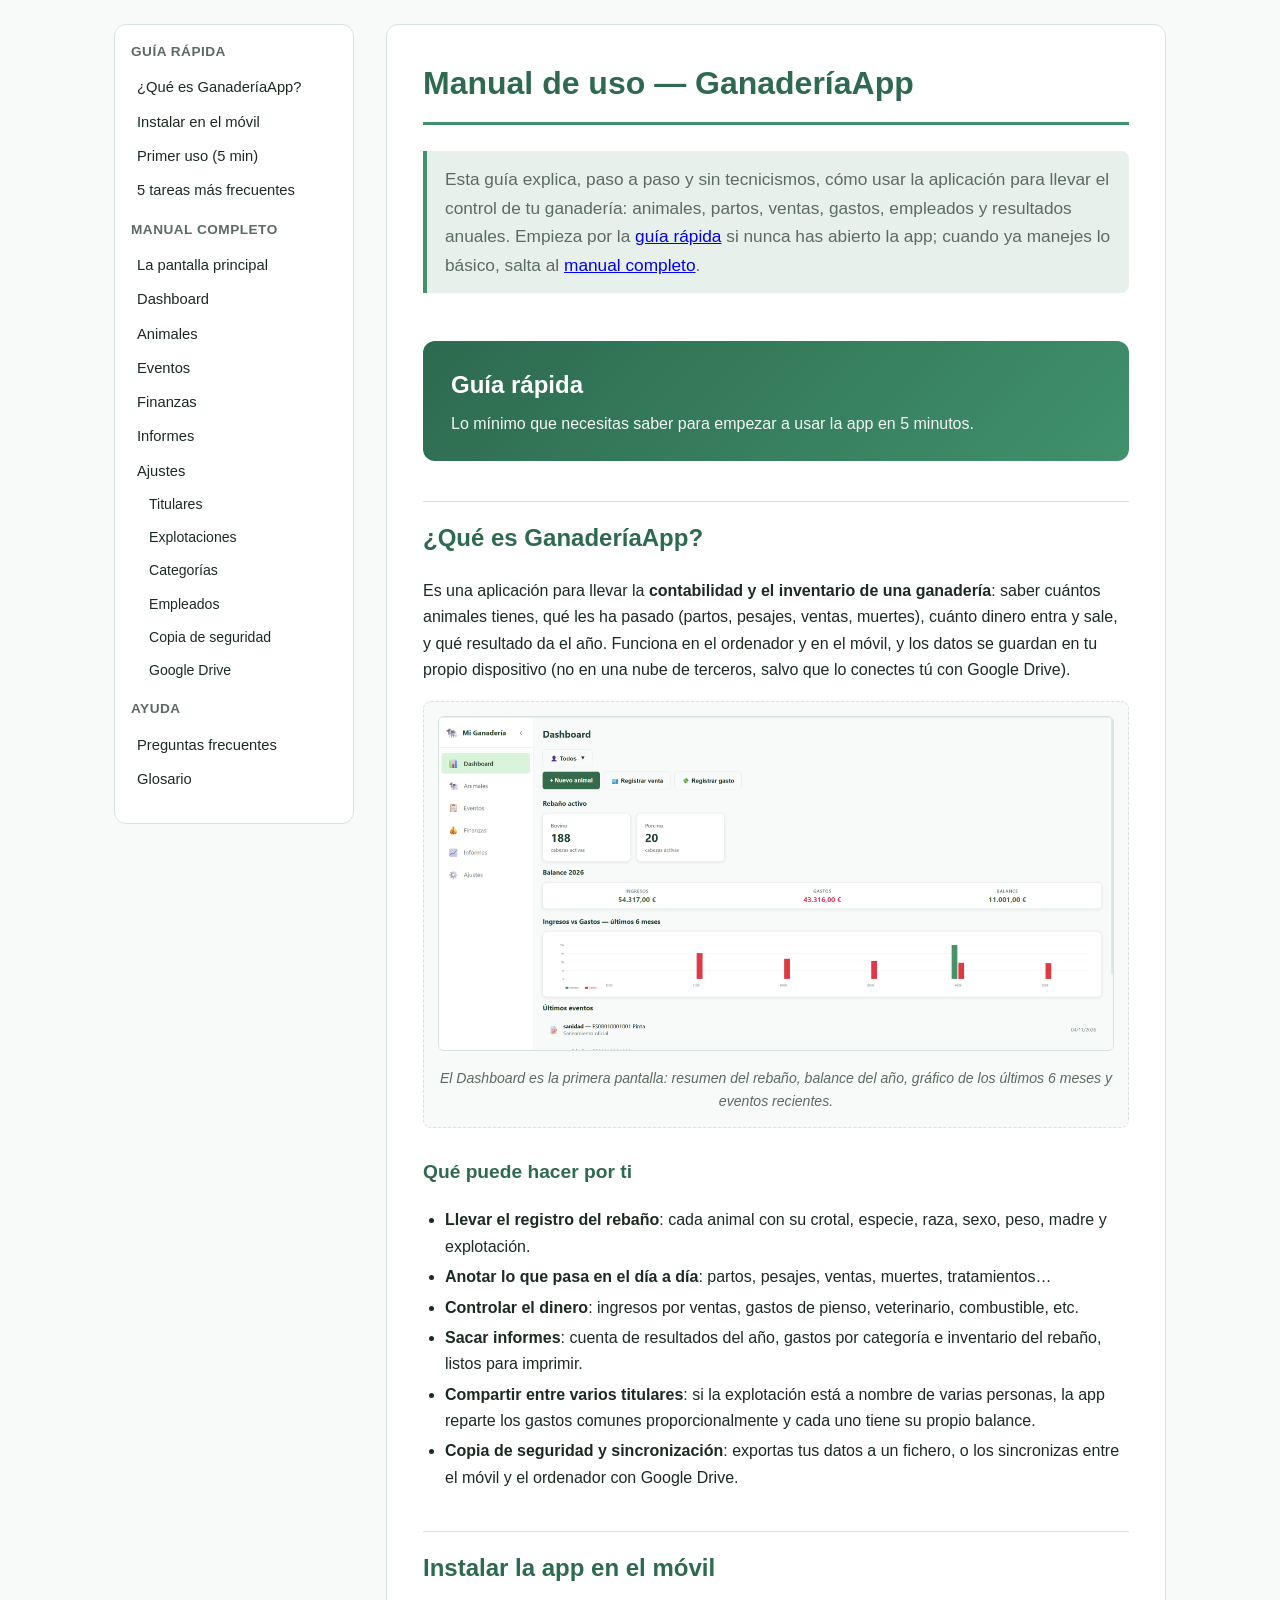
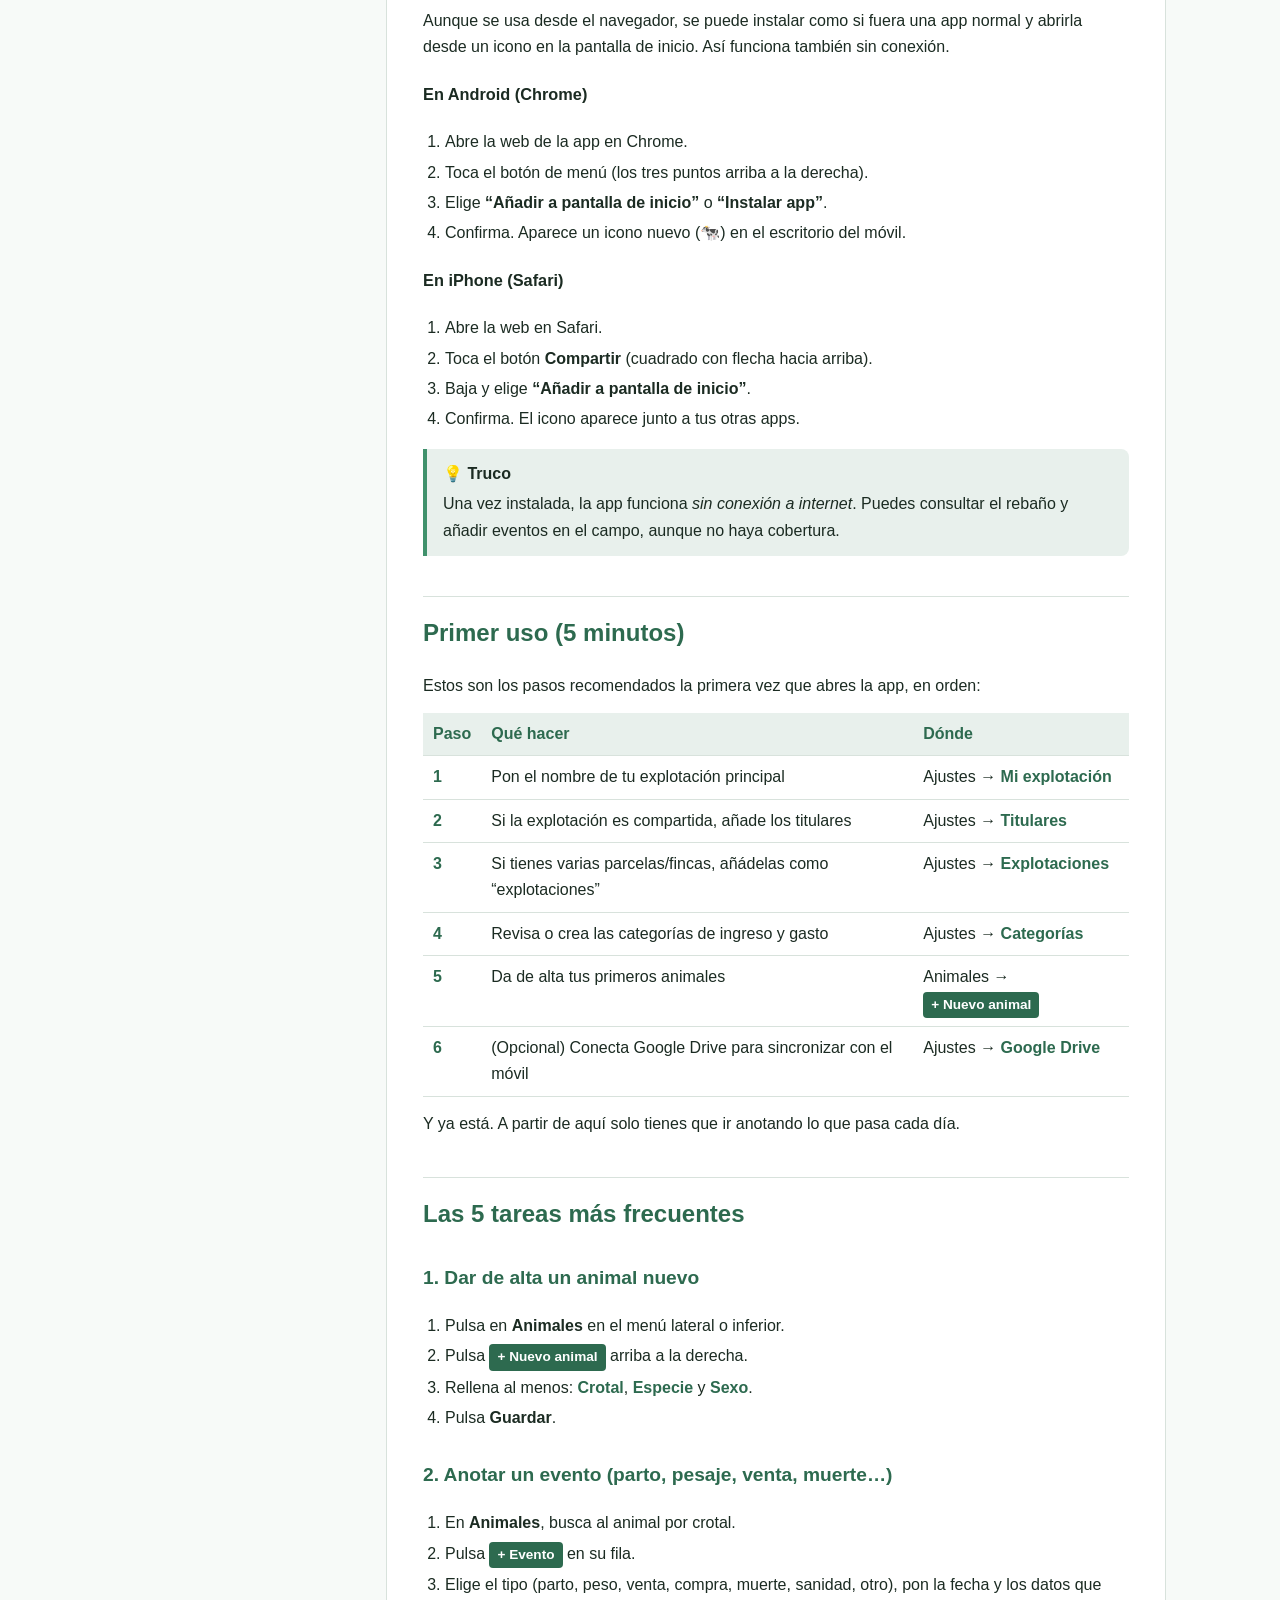
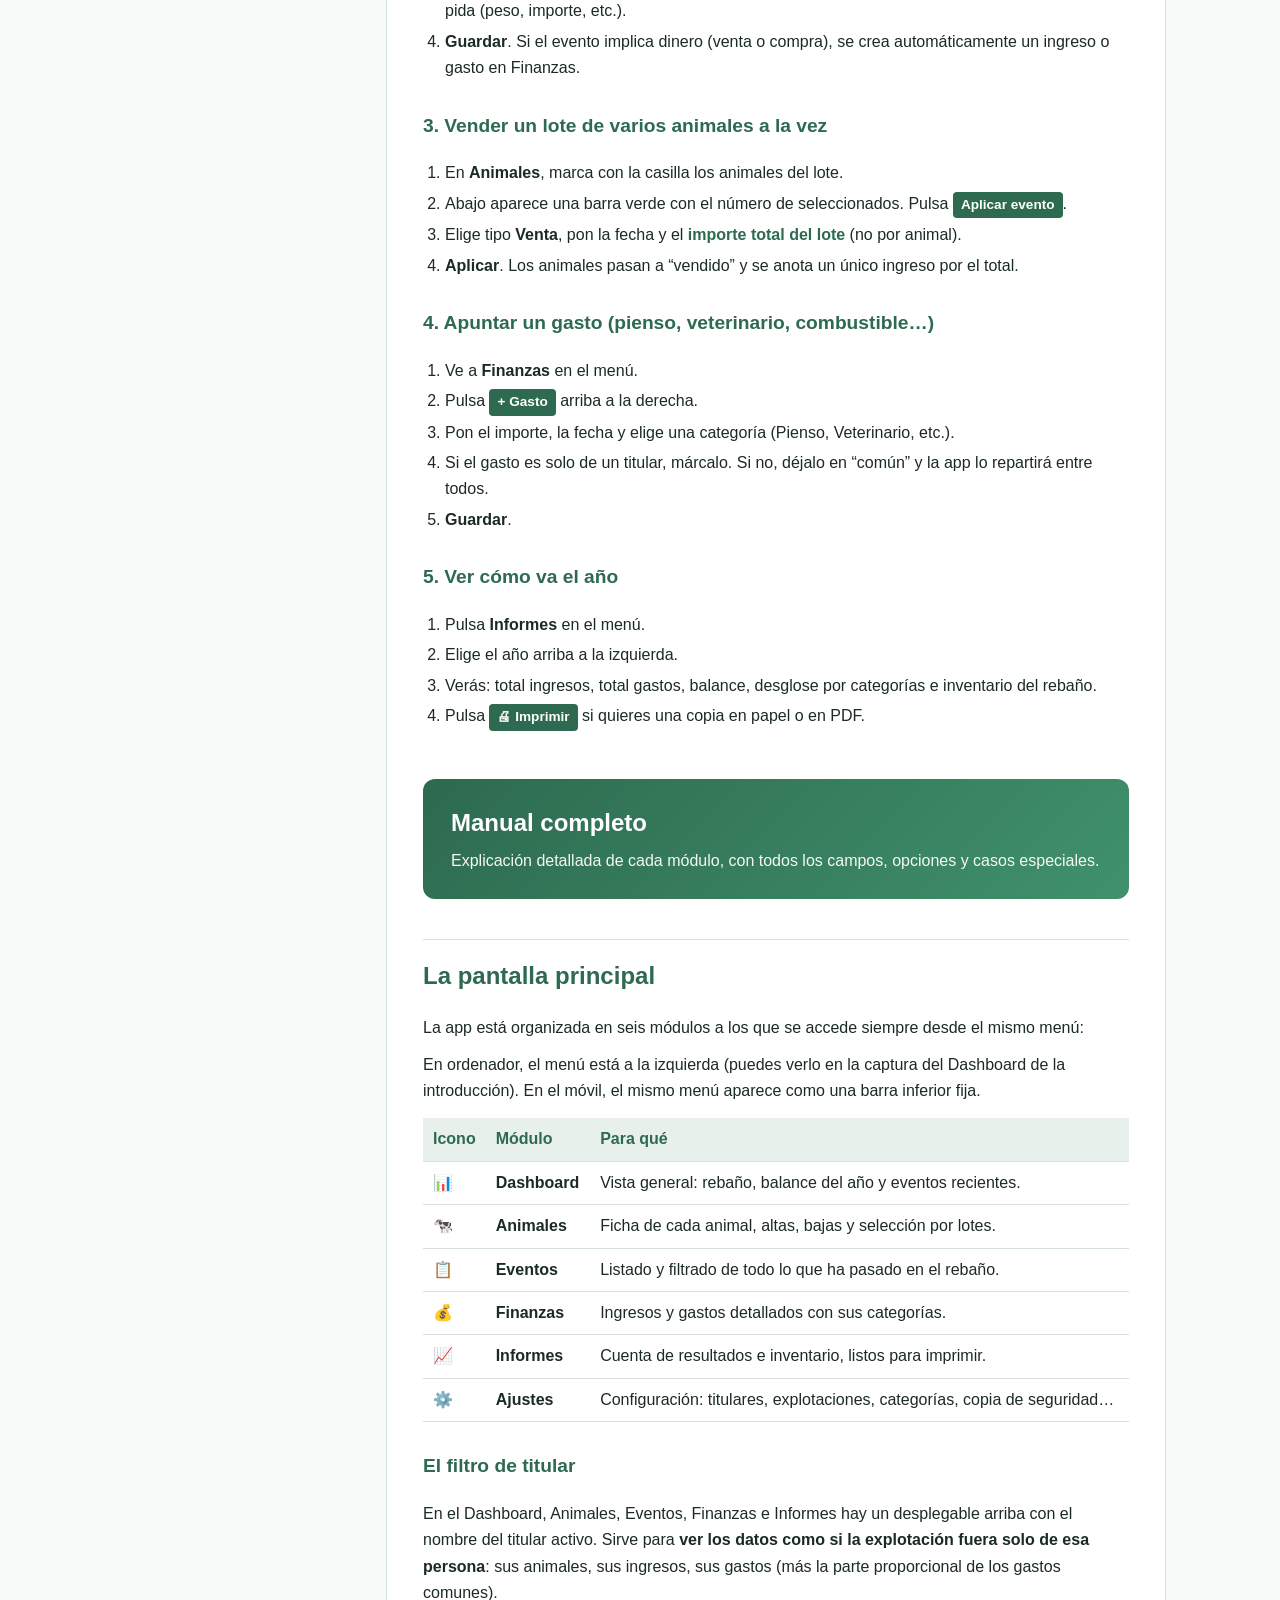
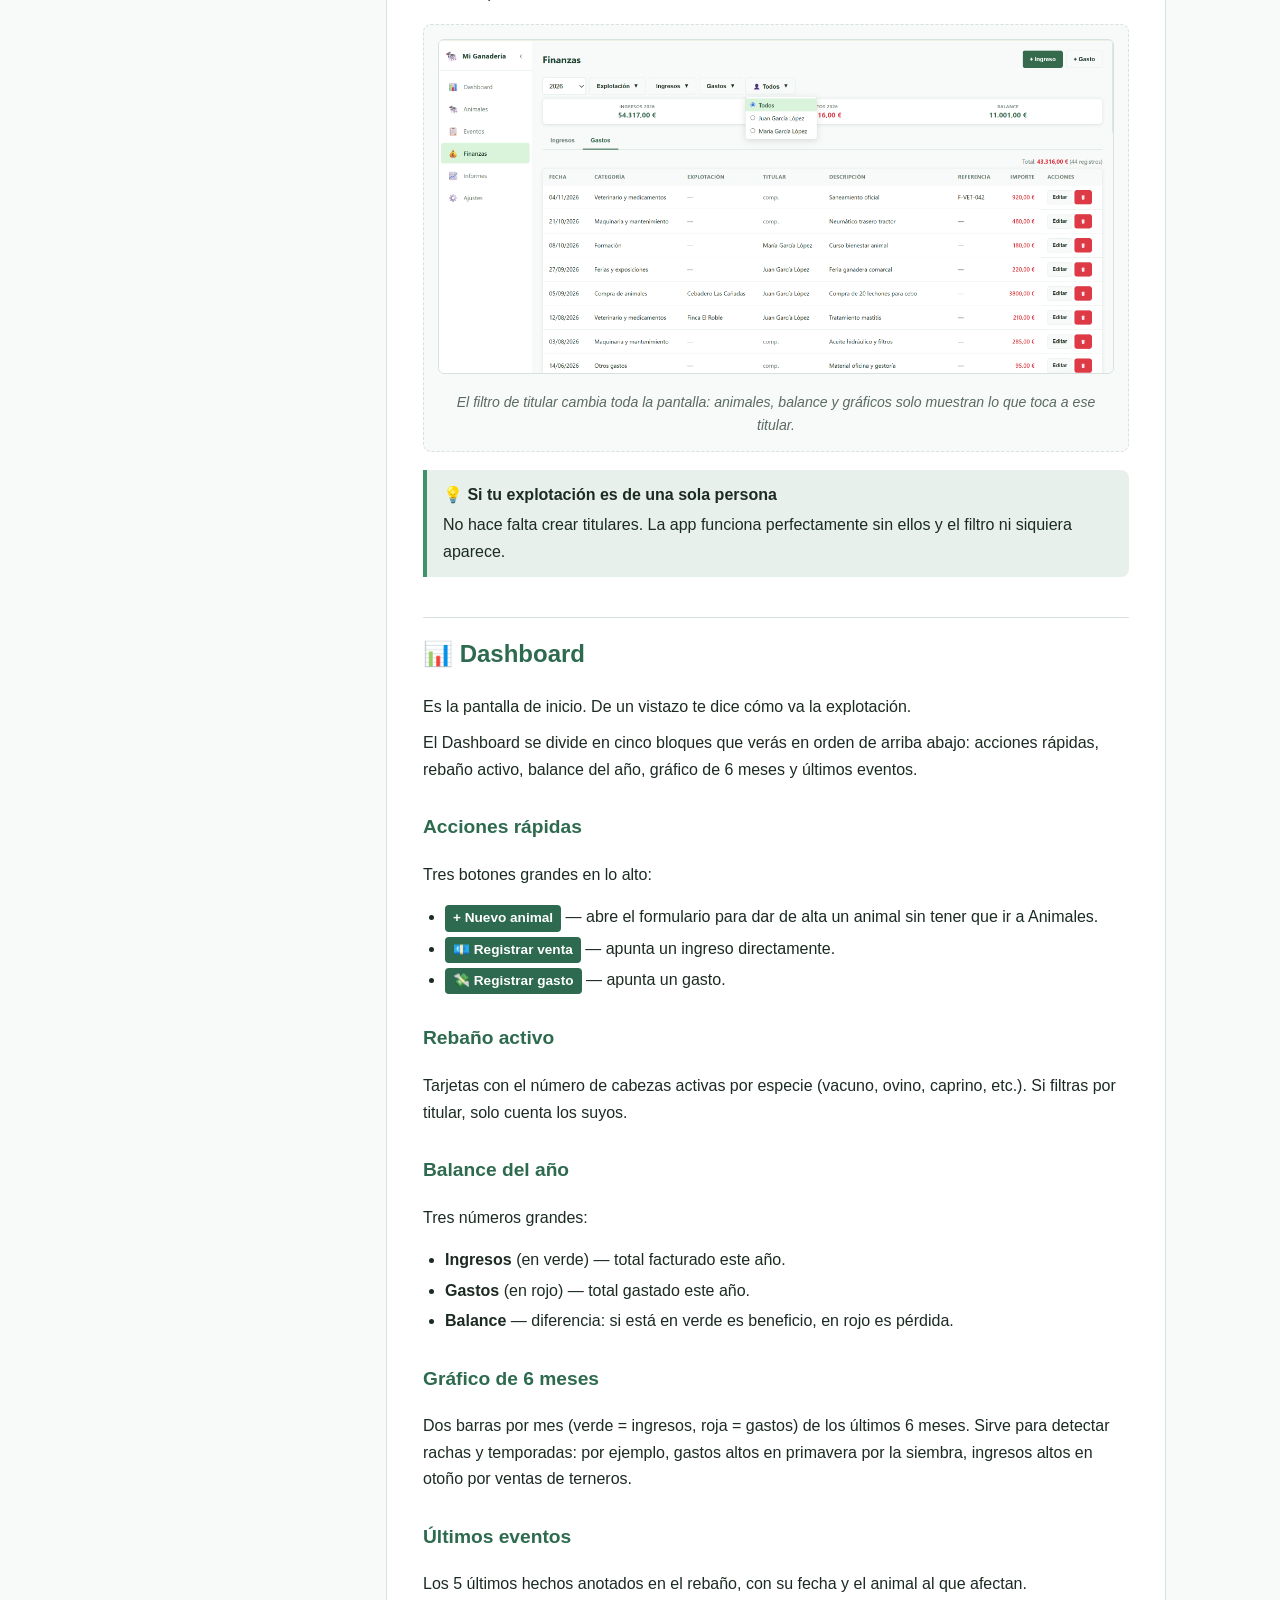
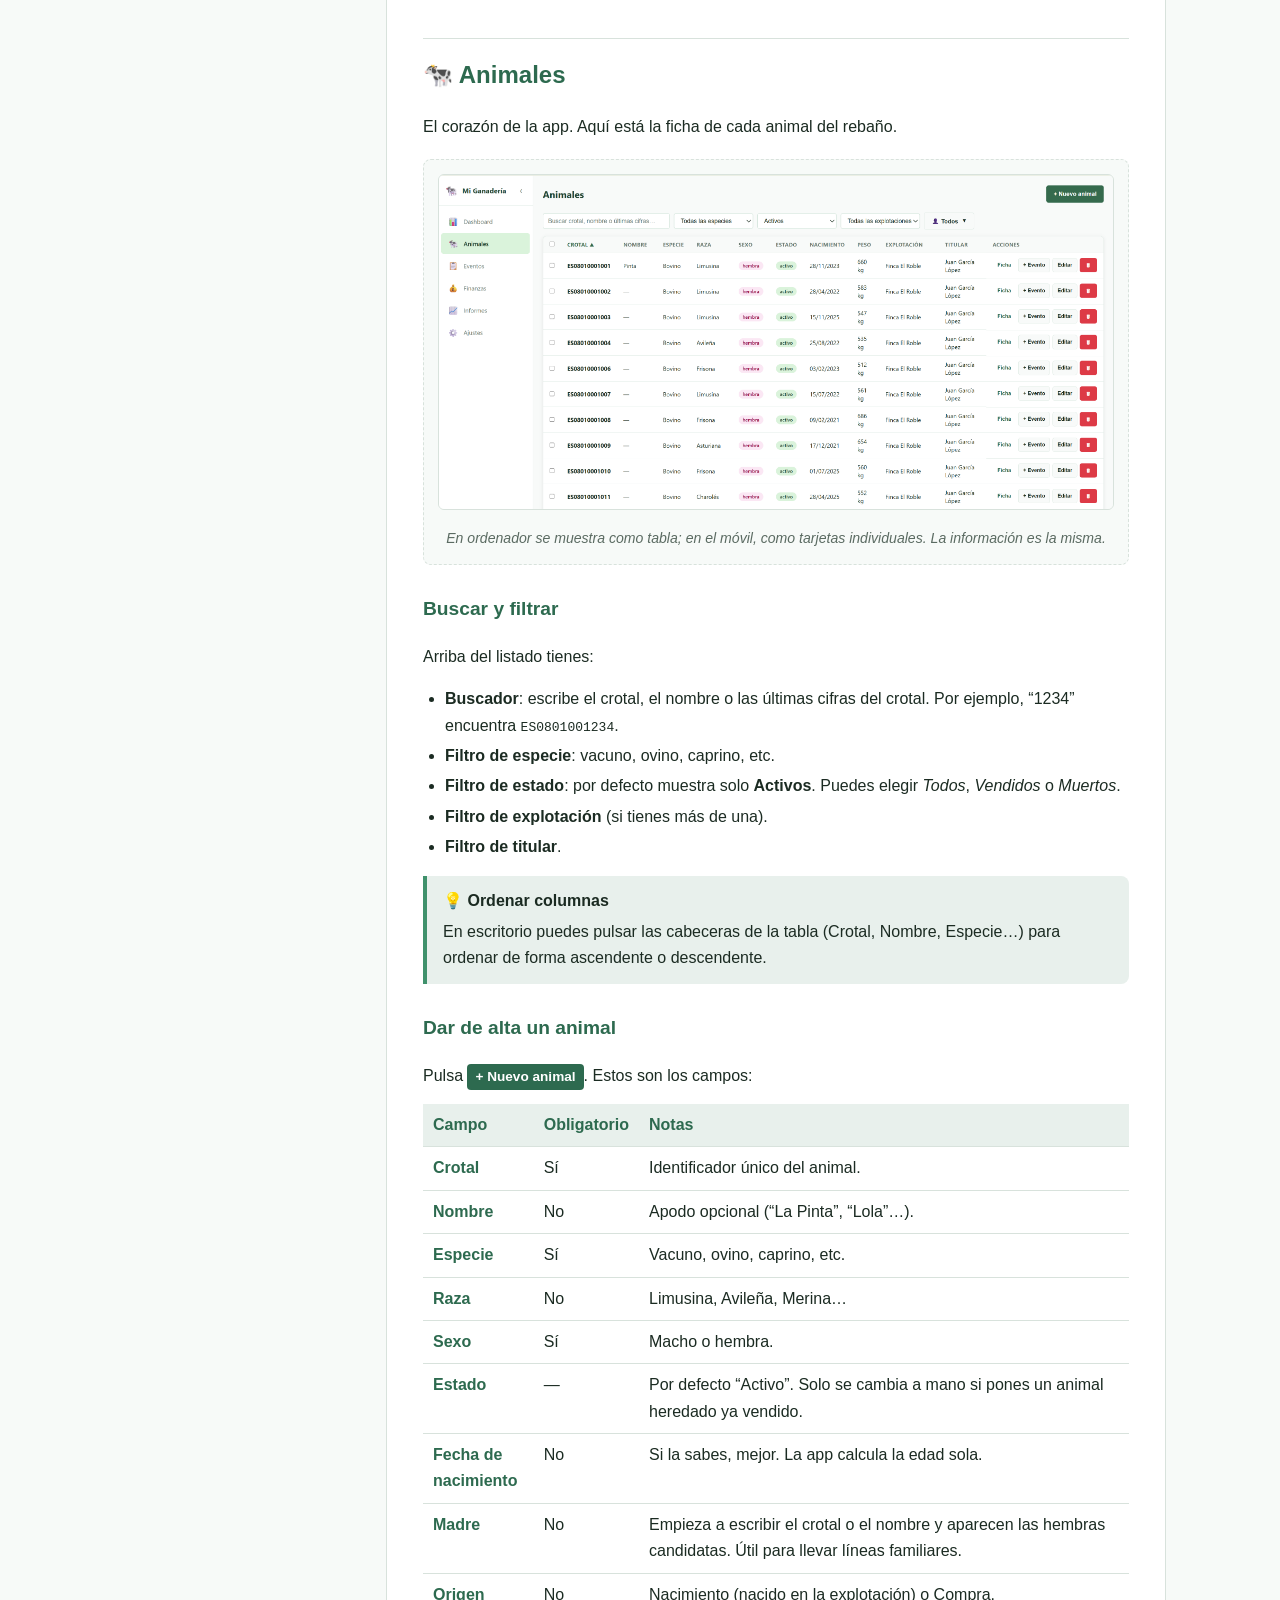
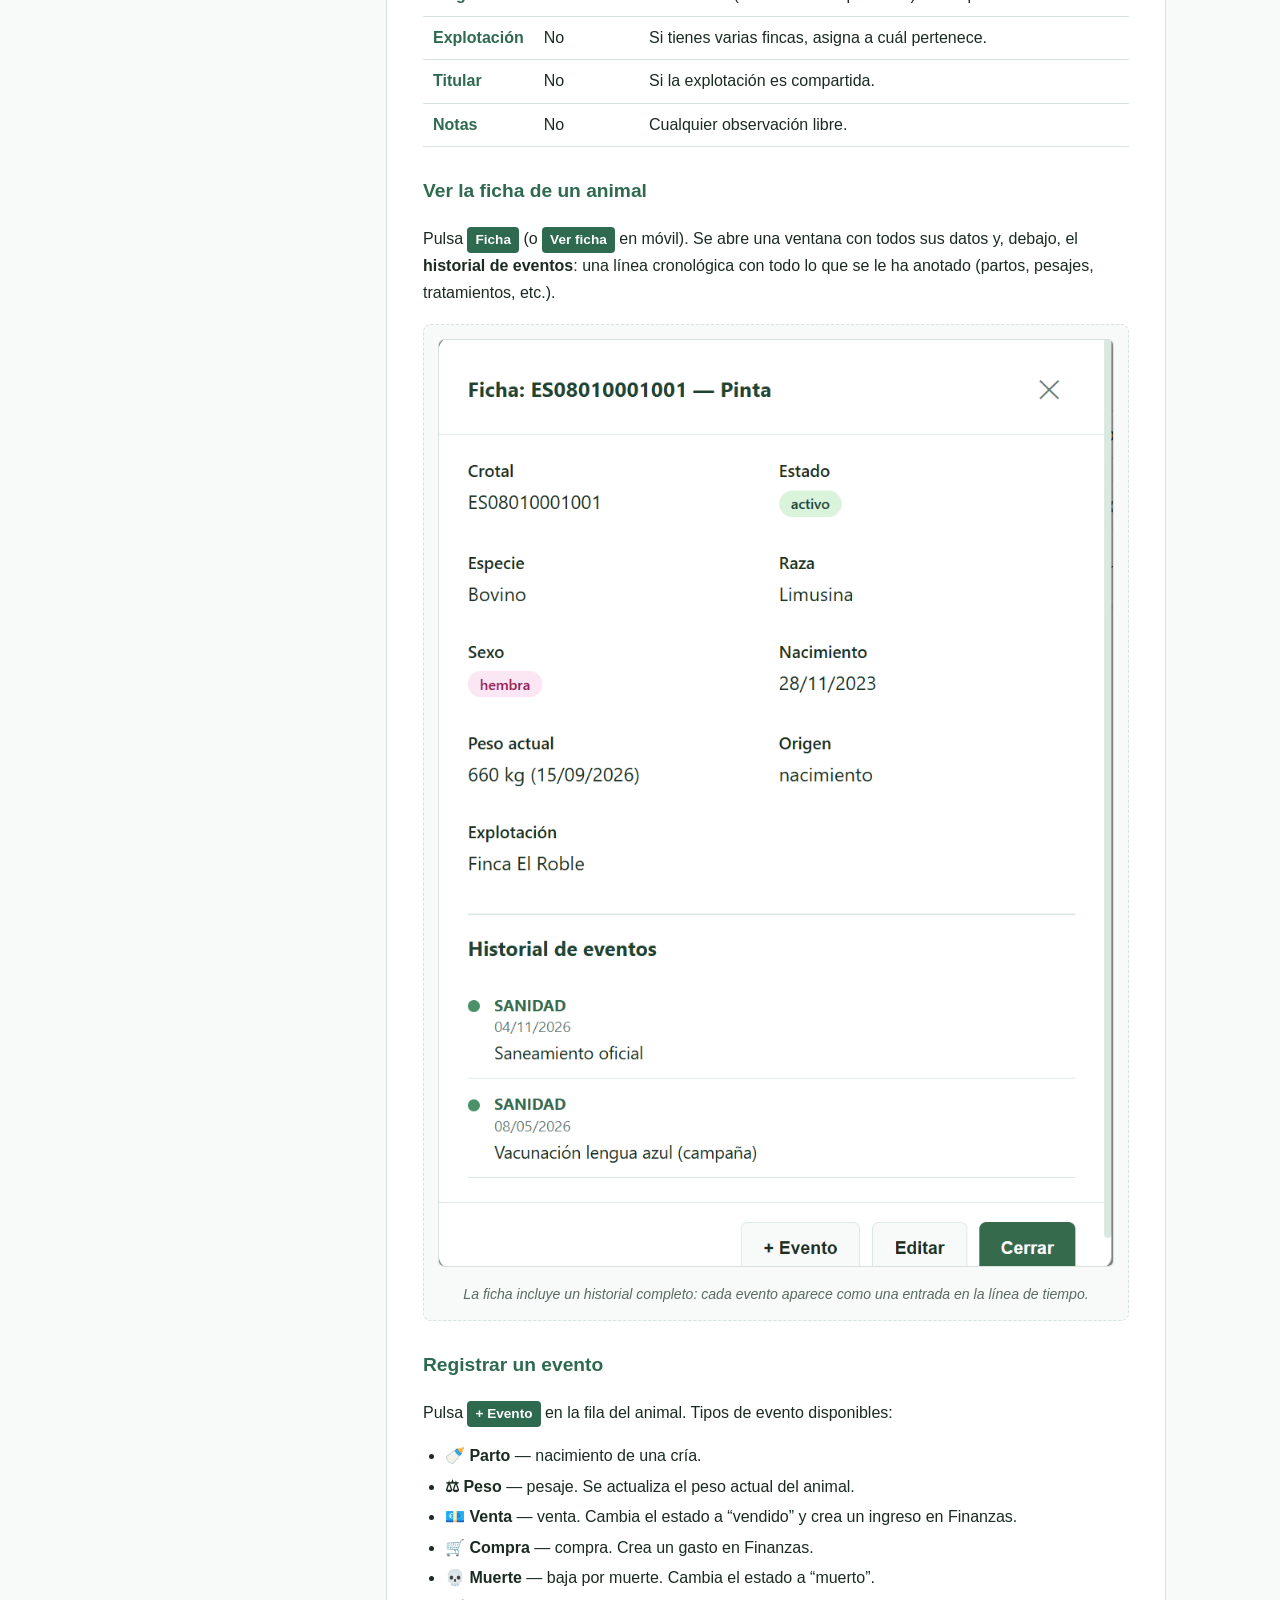
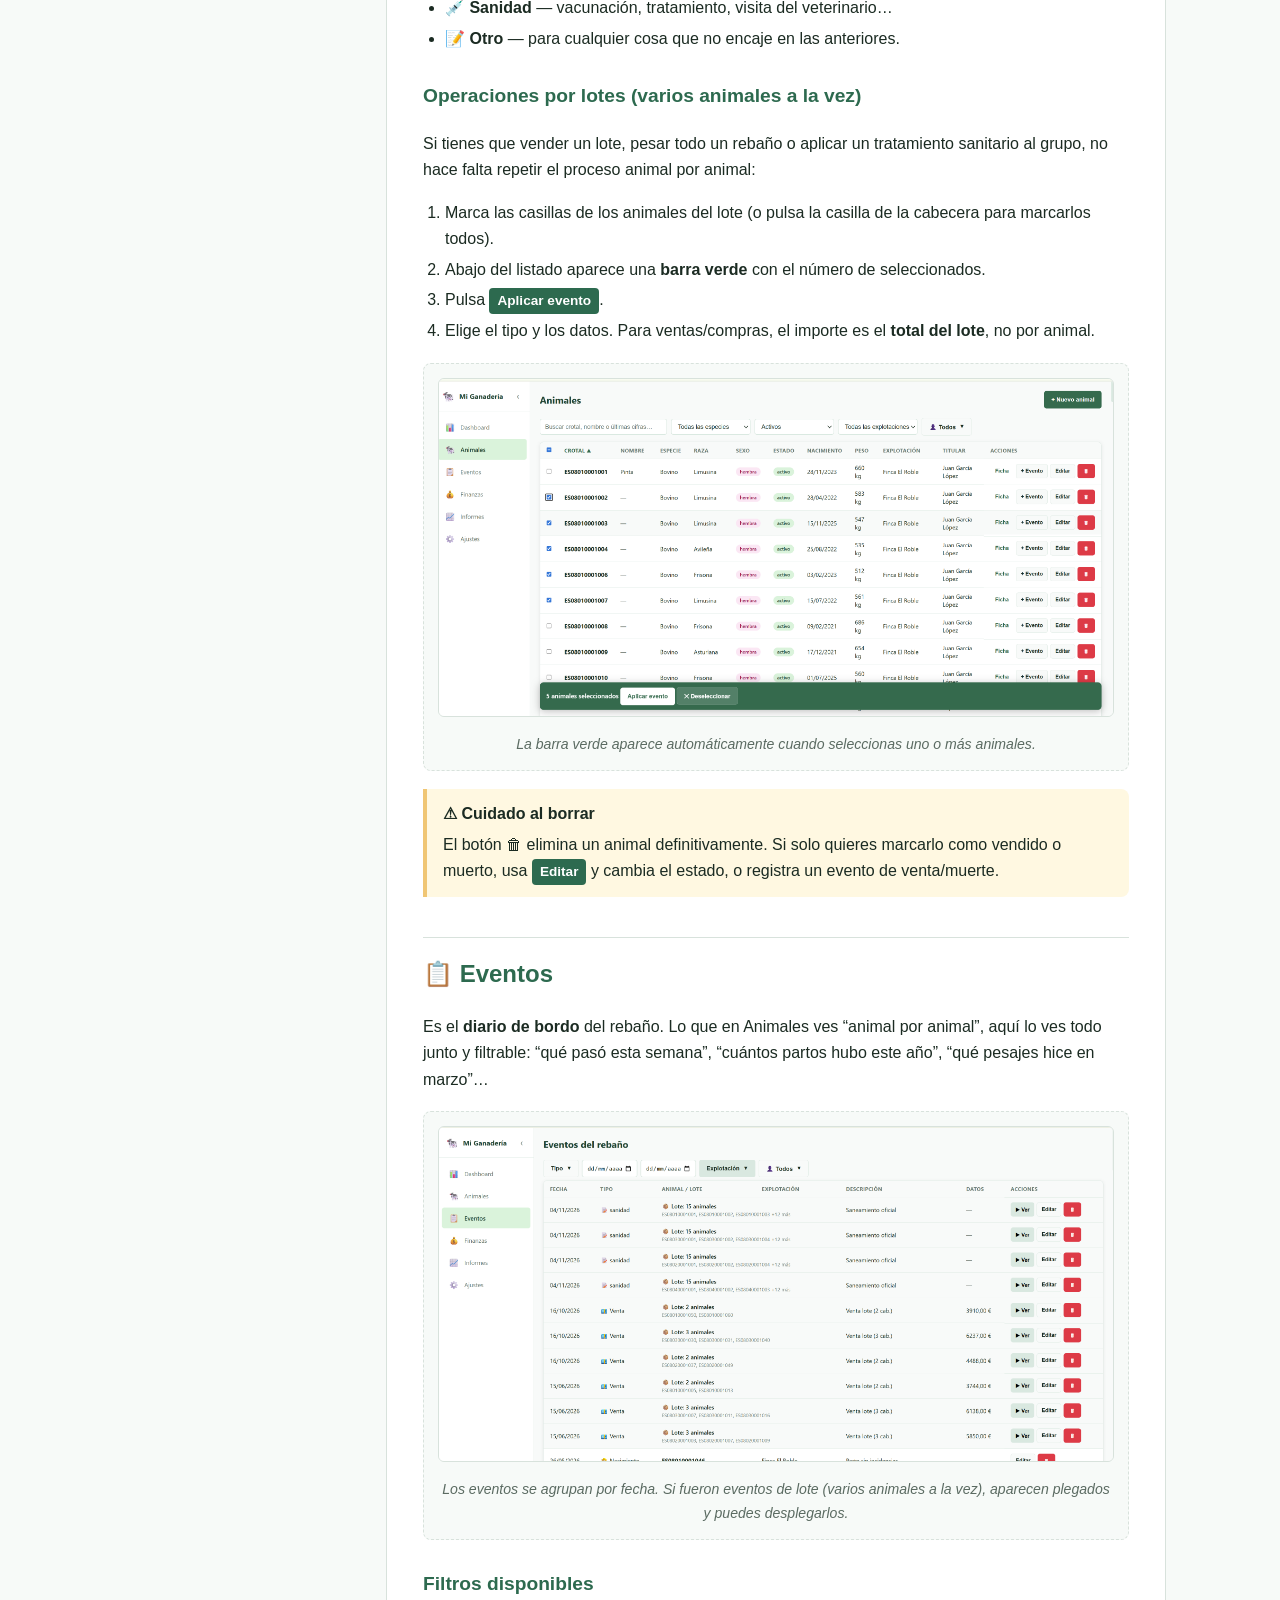
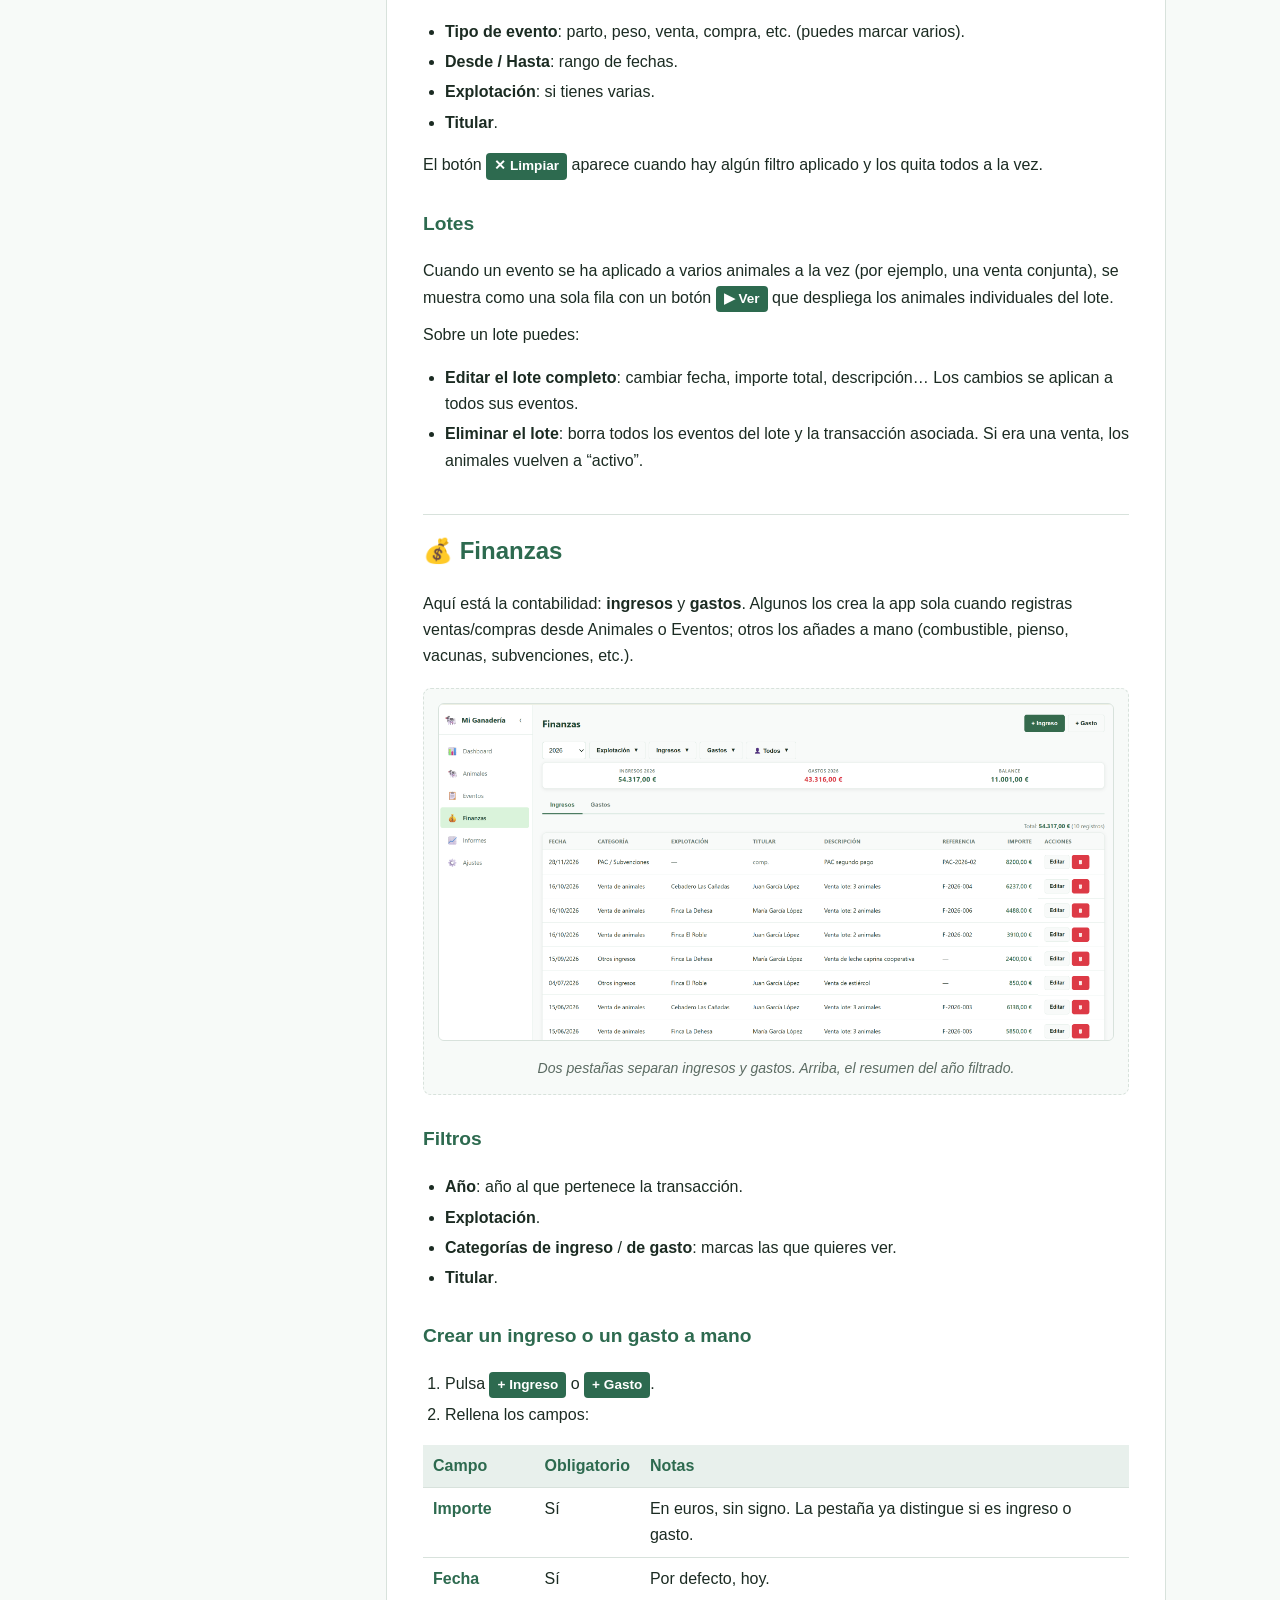
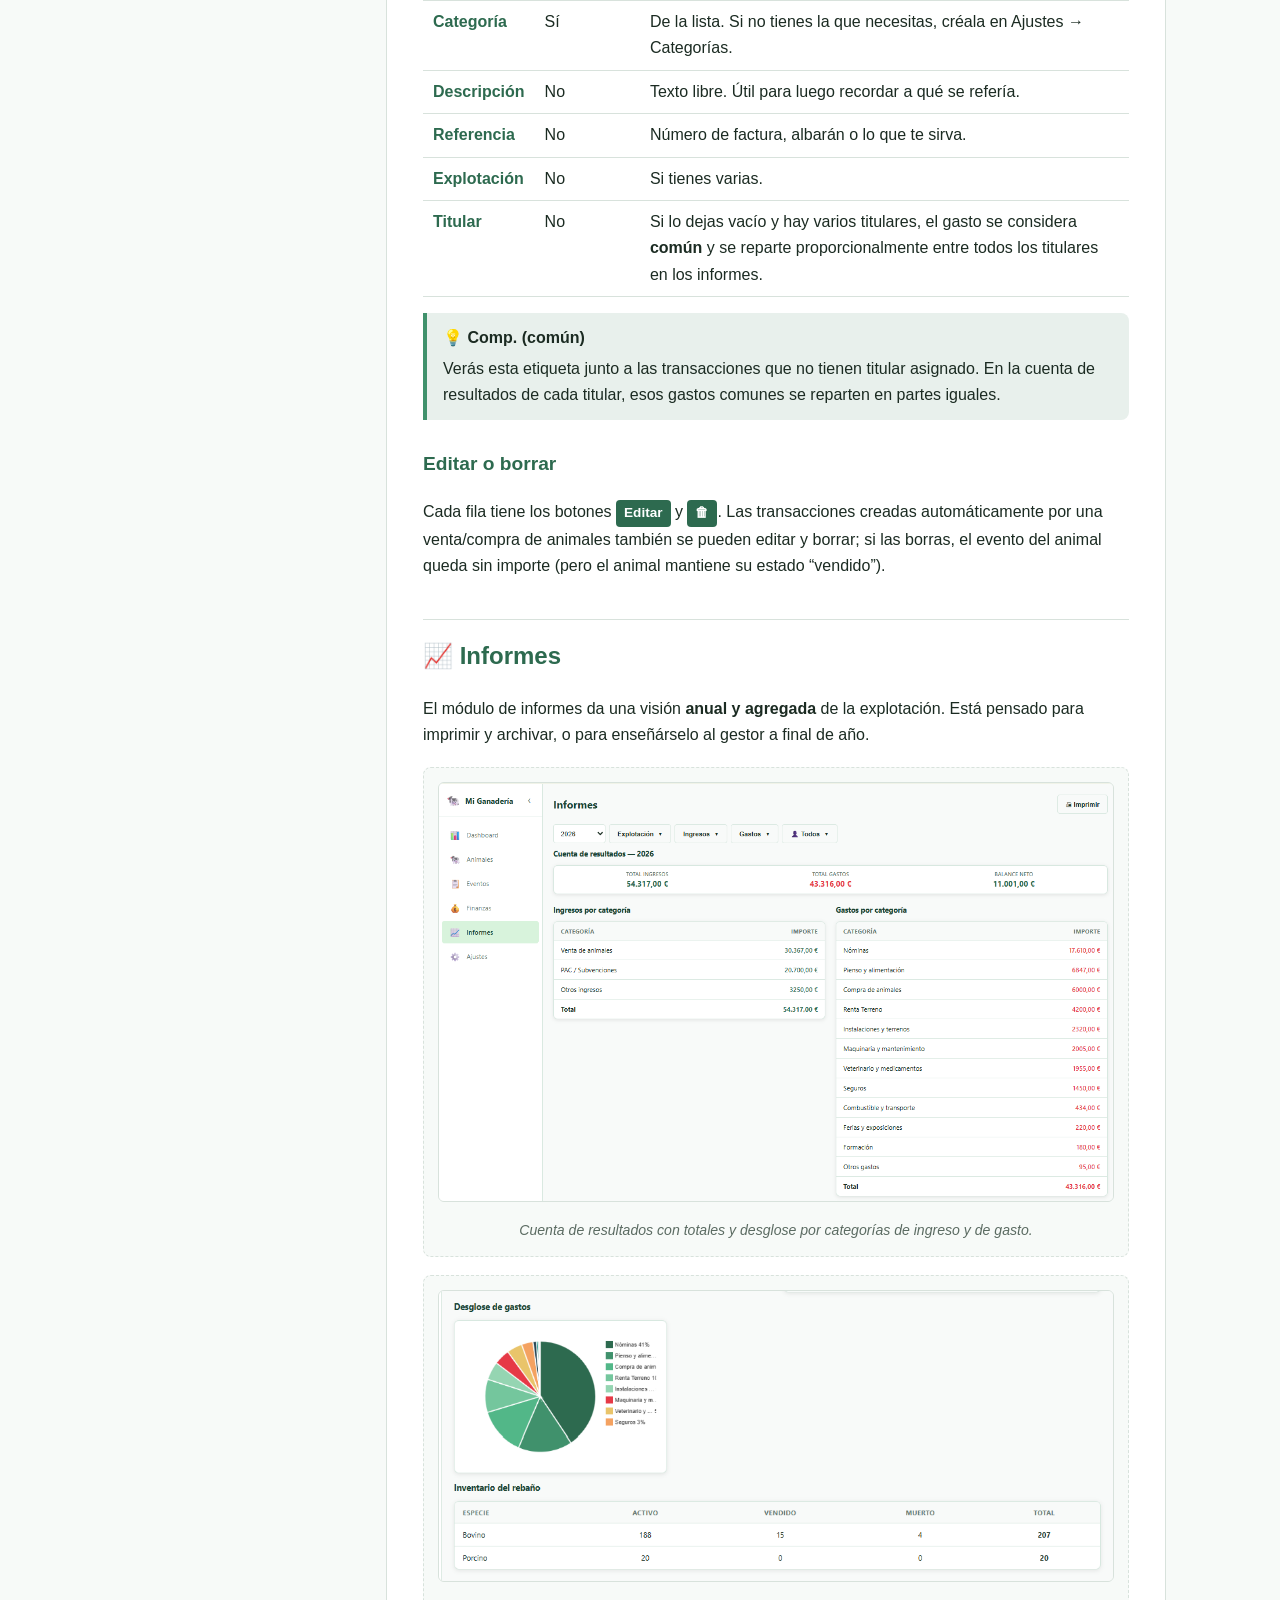
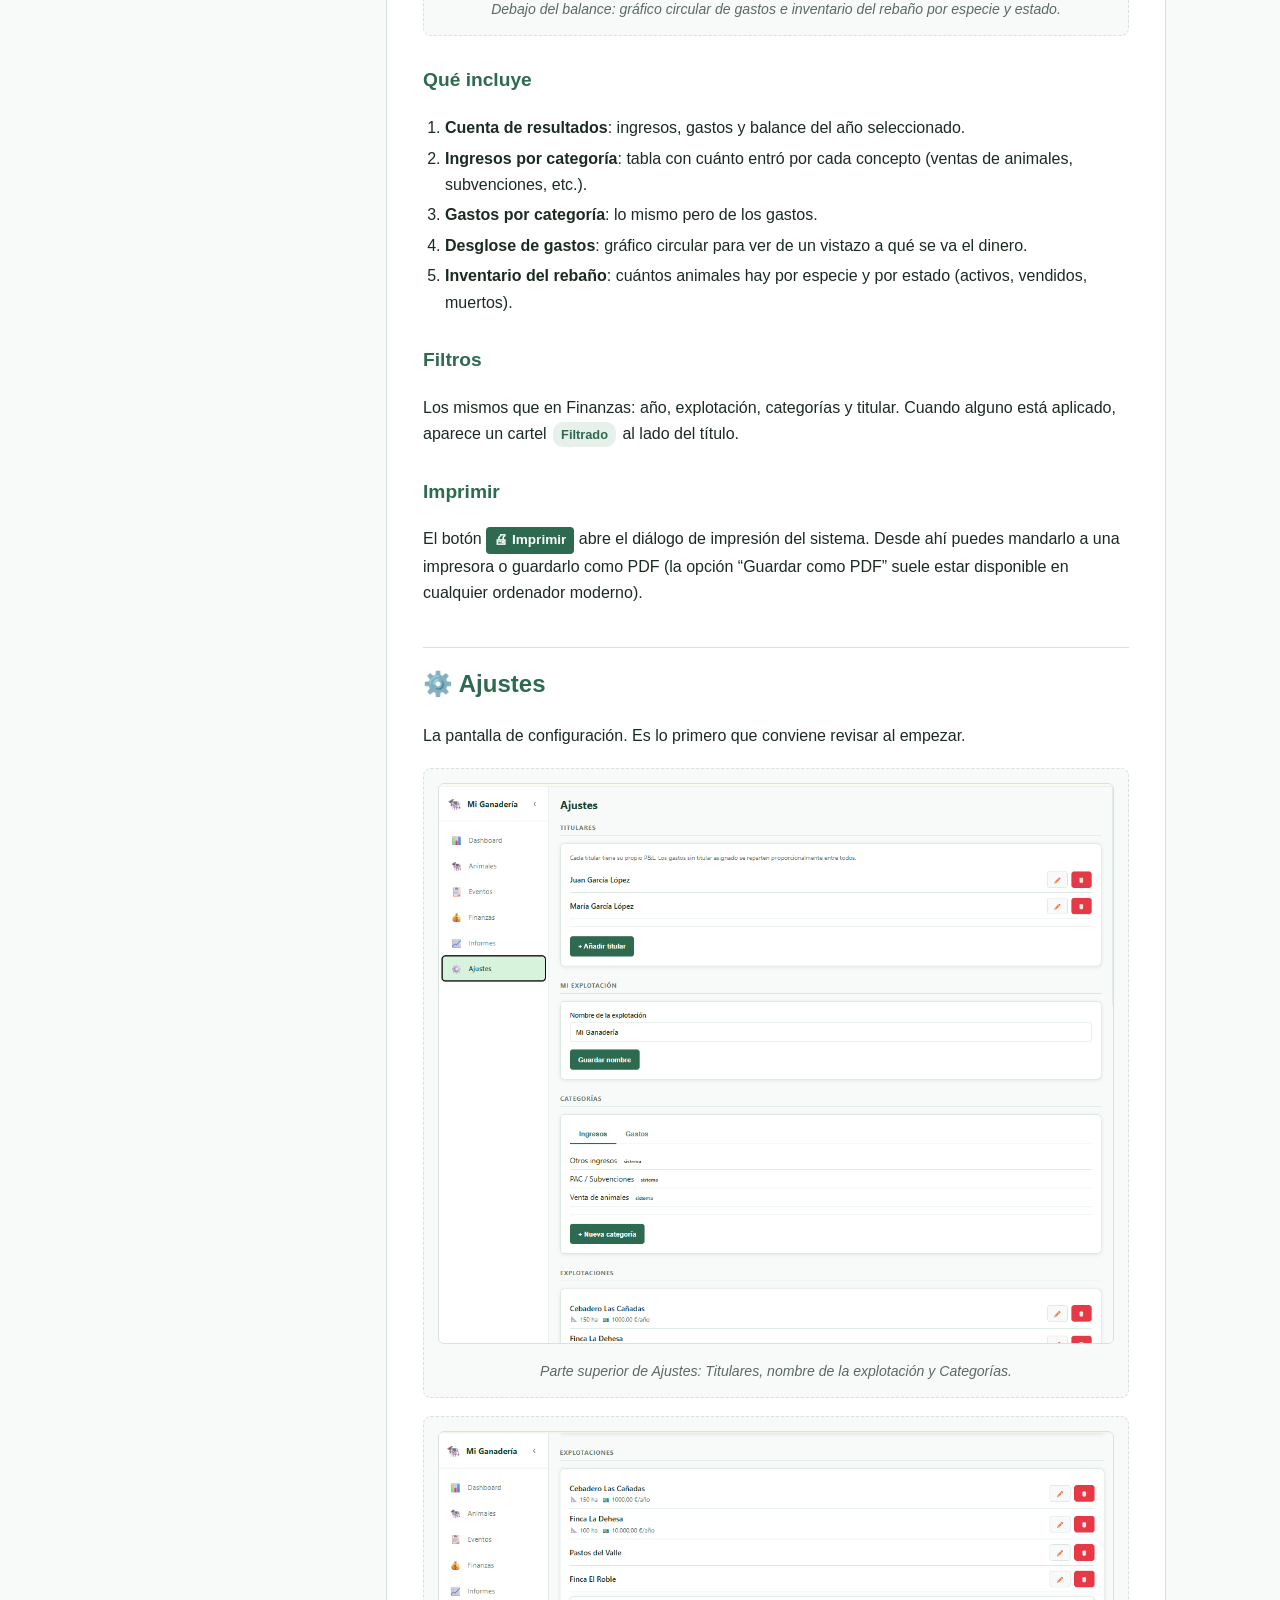
<file: MANUAL.html>
<!DOCTYPE html>
<html lang="es">
<head>
  <meta charset="UTF-8">
  <meta name="viewport" content="width=device-width, initial-scale=1.0">
  <title>Manual de uso — GanaderíaApp</title>
  <style>
    :root {
      --primary: #2d6a4f;
      --primary-light: #40916c;
      --bg: #f7faf8;
      --surface: #ffffff;
      --border: #d8e2dc;
      --text: #1b2b22;
      --muted: #5b6b62;
      --warn-bg: #fff8e1;
      --warn-border: #f0c674;
      --info-bg: #e8f0ec;
      --info-border: #95d5b2;
      --danger-bg: #ffe9e9;
      --danger-border: #e63946;
    }
    * { box-sizing: border-box; }
    body {
      font-family: -apple-system, BlinkMacSystemFont, "Segoe UI", Roboto, "Helvetica Neue", Arial, sans-serif;
      color: var(--text);
      background: var(--bg);
      margin: 0;
      line-height: 1.65;
    }
    .layout { max-width: 1100px; margin: 0 auto; padding: 24px; display: grid; grid-template-columns: 240px 1fr; gap: 32px; }
    @media (max-width: 880px) { .layout { grid-template-columns: 1fr; padding: 16px; gap: 16px; } nav.toc { position: static !important; max-height: none !important; } }

    nav.toc {
      position: sticky;
      top: 24px;
      align-self: start;
      background: var(--surface);
      border: 1px solid var(--border);
      border-radius: 12px;
      padding: 16px;
      max-height: calc(100vh - 48px);
      overflow-y: auto;
      font-size: 0.92rem;
    }
    nav.toc h3 { margin: 0 0 8px; font-size: 0.85rem; text-transform: uppercase; letter-spacing: 0.5px; color: var(--muted); }
    nav.toc ul { list-style: none; padding: 0; margin: 0 0 12px; }
    nav.toc li { margin: 2px 0; }
    nav.toc a { color: var(--text); text-decoration: none; display: block; padding: 4px 6px; border-radius: 6px; }
    nav.toc a:hover { background: var(--info-bg); color: var(--primary); }
    nav.toc ul ul { padding-left: 12px; font-size: 0.88rem; }

    article {
      background: var(--surface);
      border: 1px solid var(--border);
      border-radius: 12px;
      padding: 32px 36px;
    }
    article h1 { color: var(--primary); margin-top: 0; font-size: 2rem; border-bottom: 3px solid var(--primary-light); padding-bottom: 12px; }
    article h2 { color: var(--primary); margin-top: 40px; padding-top: 16px; border-top: 1px solid var(--border); font-size: 1.5rem; }
    article h3 { color: var(--primary); margin-top: 28px; font-size: 1.2rem; }
    article h4 { color: var(--text); margin-top: 20px; font-size: 1.02rem; }
    article p { margin: 10px 0; }
    article ol, article ul { padding-left: 22px; }
    article li { margin: 4px 0; }

    .lead {
      font-size: 1.08rem;
      color: var(--muted);
      background: var(--info-bg);
      border-left: 4px solid var(--primary-light);
      padding: 14px 18px;
      border-radius: 0 8px 8px 0;
      margin: 16px 0 24px;
    }

    .callout {
      border-left: 4px solid;
      padding: 12px 16px;
      border-radius: 0 8px 8px 0;
      margin: 16px 0;
    }
    .callout.tip { background: var(--info-bg); border-color: var(--primary-light); }
    .callout.warn { background: var(--warn-bg); border-color: var(--warn-border); }
    .callout.danger { background: var(--danger-bg); border-color: var(--danger-border); }
    .callout strong { display: block; margin-bottom: 4px; }

    figure {
      margin: 18px 0;
      padding: 14px;
      background: var(--bg);
      border: 1px dashed var(--border);
      border-radius: 8px;
      text-align: center;
    }
    figure img {
      max-width: 100%;
      height: auto;
      border-radius: 6px;
      border: 1px solid var(--border);
      background: #fff;
    }
    figure figcaption {
      font-size: 0.88rem;
      color: var(--muted);
      margin-top: 8px;
      font-style: italic;
    }
    .img-placeholder {
      display: block;
      width: 100%;
      min-height: 180px;
      background: repeating-linear-gradient(45deg, #eef3f0, #eef3f0 10px, #f7faf8 10px, #f7faf8 20px);
      border-radius: 6px;
      border: 1px dashed #b8c8c0;
      color: #6b7c74;
      display: flex;
      align-items: center;
      justify-content: center;
      font-size: 0.85rem;
      padding: 12px;
    }

    table.steps {
      width: 100%;
      border-collapse: collapse;
      margin: 14px 0;
    }
    table.steps th, table.steps td {
      text-align: left;
      padding: 8px 10px;
      border-bottom: 1px solid var(--border);
      vertical-align: top;
    }
    table.steps th { background: var(--info-bg); color: var(--primary); font-weight: 600; }
    table.steps td:first-child { width: 50px; font-weight: 700; color: var(--primary); }

    .badge {
      display: inline-block;
      padding: 2px 8px;
      border-radius: 10px;
      font-size: 0.8rem;
      font-weight: 600;
      background: var(--info-bg);
      color: var(--primary);
      margin: 0 2px;
    }
    .kbd {
      display: inline-block;
      padding: 1px 6px;
      border-radius: 4px;
      background: #f0f3f1;
      border: 1px solid var(--border);
      font-family: ui-monospace, Menlo, Consolas, monospace;
      font-size: 0.88rem;
    }
    .field { font-weight: 600; color: var(--primary); }
    .btn-ref {
      display: inline-block;
      padding: 2px 8px;
      background: var(--primary);
      color: #fff;
      border-radius: 4px;
      font-size: 0.85rem;
      font-weight: 600;
    }

    details.faq {
      background: var(--bg);
      border: 1px solid var(--border);
      border-radius: 8px;
      margin: 10px 0;
      padding: 0;
    }
    details.faq summary {
      padding: 12px 16px;
      cursor: pointer;
      font-weight: 600;
      color: var(--primary);
    }
    details.faq[open] summary { border-bottom: 1px solid var(--border); }
    details.faq > p, details.faq > ul, details.faq > ol { padding: 0 16px 12px; margin: 12px 0 0; }

    .toc-back {
      display: inline-block;
      margin-top: 8px;
      font-size: 0.85rem;
      color: var(--muted);
      text-decoration: none;
    }
    .toc-back:hover { color: var(--primary); }

    .section-divider {
      margin: 48px 0 0;
      padding: 24px 28px;
      background: linear-gradient(135deg, var(--primary) 0%, var(--primary-light) 100%);
      color: #fff;
      border-radius: 12px;
    }
    .section-divider h2 { color: #fff; border: none; margin: 0; padding: 0; }
    .section-divider p { margin: 6px 0 0; opacity: 0.95; }

    @media print {
      body { background: #fff; }
      nav.toc { display: none; }
      .layout { grid-template-columns: 1fr; padding: 0; }
      article { border: none; padding: 0; }
      a { color: var(--text); text-decoration: none; }
    }
  </style>
</head>
<body>
<div class="layout">

<nav class="toc">
  <h3>Guía rápida</h3>
  <ul>
    <li><a href="#qe-es">¿Qué es GanaderíaApp?</a></li>
    <li><a href="#instalar">Instalar en el móvil</a></li>
    <li><a href="#primer-uso">Primer uso (5 min)</a></li>
    <li><a href="#tareas-comunes">5 tareas más frecuentes</a></li>
  </ul>
  <h3>Manual completo</h3>
  <ul>
    <li><a href="#interfaz">La pantalla principal</a></li>
    <li><a href="#dashboard">Dashboard</a></li>
    <li><a href="#animales">Animales</a></li>
    <li><a href="#eventos">Eventos</a></li>
    <li><a href="#finanzas">Finanzas</a></li>
    <li><a href="#informes">Informes</a></li>
    <li><a href="#ajustes">Ajustes</a>
      <ul>
        <li><a href="#titulares">Titulares</a></li>
        <li><a href="#explotaciones">Explotaciones</a></li>
        <li><a href="#categorias">Categorías</a></li>
        <li><a href="#empleados">Empleados</a></li>
        <li><a href="#copia-seguridad">Copia de seguridad</a></li>
        <li><a href="#drive">Google Drive</a></li>
      </ul>
    </li>
  </ul>
  <h3>Ayuda</h3>
  <ul>
    <li><a href="#faq">Preguntas frecuentes</a></li>
    <li><a href="#glosario">Glosario</a></li>
  </ul>
</nav>

<article>

<h1>Manual de uso — GanaderíaApp</h1>
<p class="lead">
  Esta guía explica, paso a paso y sin tecnicismos, cómo usar la aplicación para llevar el control
  de tu ganadería: animales, partos, ventas, gastos, empleados y resultados anuales. Empieza por la
  <a href="#qe-es">guía rápida</a> si nunca has abierto la app; cuando ya manejes lo básico, salta al
  <a href="#interfaz">manual completo</a>.
</p>


<!-- ====================================================== -->
<!-- GUÍA RÁPIDA                                            -->
<!-- ====================================================== -->

<div class="section-divider">
  <h2>Guía rápida</h2>
  <p>Lo mínimo que necesitas saber para empezar a usar la app en 5 minutos.</p>
</div>


<h2 id="qe-es">¿Qué es GanaderíaApp?</h2>

<p>
  Es una aplicación para llevar la <strong>contabilidad y el inventario de una ganadería</strong>:
  saber cuántos animales tienes, qué les ha pasado (partos, pesajes, ventas, muertes), cuánto dinero
  entra y sale, y qué resultado da el año. Funciona en el ordenador y en el móvil, y los datos se
  guardan en tu propio dispositivo (no en una nube de terceros, salvo que lo conectes tú con Google
  Drive).
</p>

<figure>
  <img src="docs/img/dashboard-overview.png" alt="Pantalla principal de la app" onerror="this.style.display='none';this.nextElementSibling.style.display='flex'">
  <span class="img-placeholder" style="display:none">[ Captura general: pantalla del Dashboard con varios animales ya cargados ]</span>
  <figcaption>El Dashboard es la primera pantalla: resumen del rebaño, balance del año, gráfico de los últimos 6 meses y eventos recientes.</figcaption>
</figure>

<h3>Qué puede hacer por ti</h3>
<ul>
  <li><strong>Llevar el registro del rebaño</strong>: cada animal con su crotal, especie, raza, sexo, peso, madre y explotación.</li>
  <li><strong>Anotar lo que pasa en el día a día</strong>: partos, pesajes, ventas, muertes, tratamientos…</li>
  <li><strong>Controlar el dinero</strong>: ingresos por ventas, gastos de pienso, veterinario, combustible, etc.</li>
  <li><strong>Sacar informes</strong>: cuenta de resultados del año, gastos por categoría e inventario del rebaño, listos para imprimir.</li>
  <li><strong>Compartir entre varios titulares</strong>: si la explotación está a nombre de varias personas, la app reparte los gastos comunes proporcionalmente y cada uno tiene su propio balance.</li>
  <li><strong>Copia de seguridad y sincronización</strong>: exportas tus datos a un fichero, o los sincronizas entre el móvil y el ordenador con Google Drive.</li>
</ul>


<h2 id="instalar">Instalar la app en el móvil</h2>

<p>
  Aunque se usa desde el navegador, se puede instalar como si fuera una app normal y abrirla desde un
  icono en la pantalla de inicio. Así funciona también sin conexión.
</p>

<h4>En Android (Chrome)</h4>
<ol>
  <li>Abre la web de la app en Chrome.</li>
  <li>Toca el botón de menú (los tres puntos arriba a la derecha).</li>
  <li>Elige <strong>“Añadir a pantalla de inicio”</strong> o <strong>“Instalar app”</strong>.</li>
  <li>Confirma. Aparece un icono nuevo (🐄) en el escritorio del móvil.</li>
</ol>

<h4>En iPhone (Safari)</h4>
<ol>
  <li>Abre la web en Safari.</li>
  <li>Toca el botón <strong>Compartir</strong> (cuadrado con flecha hacia arriba).</li>
  <li>Baja y elige <strong>“Añadir a pantalla de inicio”</strong>.</li>
  <li>Confirma. El icono aparece junto a tus otras apps.</li>
</ol>

<div class="callout tip">
  <strong>💡 Truco</strong>
  Una vez instalada, la app funciona <em>sin conexión a internet</em>. Puedes consultar el rebaño y
  añadir eventos en el campo, aunque no haya cobertura.
</div>


<h2 id="primer-uso">Primer uso (5 minutos)</h2>

<p>Estos son los pasos recomendados la primera vez que abres la app, en orden:</p>

<table class="steps">
  <thead><tr><th>Paso</th><th>Qué hacer</th><th>Dónde</th></tr></thead>
  <tbody>
    <tr><td>1</td><td>Pon el nombre de tu explotación principal</td><td>Ajustes → <span class="field">Mi explotación</span></td></tr>
    <tr><td>2</td><td>Si la explotación es compartida, añade los titulares</td><td>Ajustes → <span class="field">Titulares</span></td></tr>
    <tr><td>3</td><td>Si tienes varias parcelas/fincas, añádelas como “explotaciones”</td><td>Ajustes → <span class="field">Explotaciones</span></td></tr>
    <tr><td>4</td><td>Revisa o crea las categorías de ingreso y gasto</td><td>Ajustes → <span class="field">Categorías</span></td></tr>
    <tr><td>5</td><td>Da de alta tus primeros animales</td><td>Animales → <span class="btn-ref">+ Nuevo animal</span></td></tr>
    <tr><td>6</td><td>(Opcional) Conecta Google Drive para sincronizar con el móvil</td><td>Ajustes → <span class="field">Google Drive</span></td></tr>
  </tbody>
</table>

<p>Y ya está. A partir de aquí solo tienes que ir anotando lo que pasa cada día.</p>


<h2 id="tareas-comunes">Las 5 tareas más frecuentes</h2>

<h3>1. Dar de alta un animal nuevo</h3>
<ol>
  <li>Pulsa en <strong>Animales</strong> en el menú lateral o inferior.</li>
  <li>Pulsa <span class="btn-ref">+ Nuevo animal</span> arriba a la derecha.</li>
  <li>Rellena al menos: <span class="field">Crotal</span>, <span class="field">Especie</span> y <span class="field">Sexo</span>.</li>
  <li>Pulsa <strong>Guardar</strong>.</li>
</ol>

<h3>2. Anotar un evento (parto, pesaje, venta, muerte…)</h3>
<ol>
  <li>En <strong>Animales</strong>, busca al animal por crotal.</li>
  <li>Pulsa <span class="btn-ref">+ Evento</span> en su fila.</li>
  <li>Elige el tipo (parto, peso, venta, compra, muerte, sanidad, otro), pon la fecha y los datos que pida (peso, importe, etc.).</li>
  <li><strong>Guardar</strong>. Si el evento implica dinero (venta o compra), se crea automáticamente un ingreso o gasto en Finanzas.</li>
</ol>

<h3>3. Vender un lote de varios animales a la vez</h3>
<ol>
  <li>En <strong>Animales</strong>, marca con la casilla los animales del lote.</li>
  <li>Abajo aparece una barra verde con el número de seleccionados. Pulsa <span class="btn-ref">Aplicar evento</span>.</li>
  <li>Elige tipo <strong>Venta</strong>, pon la fecha y el <span class="field">importe total del lote</span> (no por animal).</li>
  <li><strong>Aplicar</strong>. Los animales pasan a “vendido” y se anota un único ingreso por el total.</li>
</ol>

<h3>4. Apuntar un gasto (pienso, veterinario, combustible…)</h3>
<ol>
  <li>Ve a <strong>Finanzas</strong> en el menú.</li>
  <li>Pulsa <span class="btn-ref">+ Gasto</span> arriba a la derecha.</li>
  <li>Pon el importe, la fecha y elige una categoría (Pienso, Veterinario, etc.).</li>
  <li>Si el gasto es solo de un titular, márcalo. Si no, déjalo en “común” y la app lo repartirá entre todos.</li>
  <li><strong>Guardar</strong>.</li>
</ol>

<h3>5. Ver cómo va el año</h3>
<ol>
  <li>Pulsa <strong>Informes</strong> en el menú.</li>
  <li>Elige el año arriba a la izquierda.</li>
  <li>Verás: total ingresos, total gastos, balance, desglose por categorías e inventario del rebaño.</li>
  <li>Pulsa <span class="btn-ref">🖨 Imprimir</span> si quieres una copia en papel o en PDF.</li>
</ol>


<!-- ====================================================== -->
<!-- MANUAL COMPLETO                                        -->
<!-- ====================================================== -->

<div class="section-divider">
  <h2>Manual completo</h2>
  <p>Explicación detallada de cada módulo, con todos los campos, opciones y casos especiales.</p>
</div>


<h2 id="interfaz">La pantalla principal</h2>

<p>La app está organizada en seis módulos a los que se accede siempre desde el mismo menú:</p>

<p>En ordenador, el menú está a la izquierda (puedes verlo en la captura del Dashboard de la introducción). En el móvil, el mismo menú aparece como una barra inferior fija.</p>

<table class="steps">
  <thead><tr><th>Icono</th><th>Módulo</th><th>Para qué</th></tr></thead>
  <tbody>
    <tr><td>📊</td><td><strong>Dashboard</strong></td><td>Vista general: rebaño, balance del año y eventos recientes.</td></tr>
    <tr><td>🐄</td><td><strong>Animales</strong></td><td>Ficha de cada animal, altas, bajas y selección por lotes.</td></tr>
    <tr><td>📋</td><td><strong>Eventos</strong></td><td>Listado y filtrado de todo lo que ha pasado en el rebaño.</td></tr>
    <tr><td>💰</td><td><strong>Finanzas</strong></td><td>Ingresos y gastos detallados con sus categorías.</td></tr>
    <tr><td>📈</td><td><strong>Informes</strong></td><td>Cuenta de resultados e inventario, listos para imprimir.</td></tr>
    <tr><td>⚙️</td><td><strong>Ajustes</strong></td><td>Configuración: titulares, explotaciones, categorías, copia de seguridad…</td></tr>
  </tbody>
</table>

<h3>El filtro de titular</h3>

<p>
  En el Dashboard, Animales, Eventos, Finanzas e Informes hay un desplegable arriba con el nombre del
  titular activo. Sirve para <strong>ver los datos como si la explotación fuera solo de esa persona</strong>:
  sus animales, sus ingresos, sus gastos (más la parte proporcional de los gastos comunes).
</p>

<figure>
  <img src="docs/img/filtro-titular.png" alt="Filtro de titular" onerror="this.style.display='none';this.nextElementSibling.style.display='flex'">
  <span class="img-placeholder" style="display:none">[ Captura: el desplegable de titular abierto mostrando "Todos los titulares" + lista de titulares ]</span>
  <figcaption>El filtro de titular cambia toda la pantalla: animales, balance y gráficos solo muestran lo que toca a ese titular.</figcaption>
</figure>

<div class="callout tip">
  <strong>💡 Si tu explotación es de una sola persona</strong>
  No hace falta crear titulares. La app funciona perfectamente sin ellos y el filtro ni siquiera
  aparece.
</div>


<!-- ===== DASHBOARD ===== -->

<h2 id="dashboard">📊 Dashboard</h2>

<p>Es la pantalla de inicio. De un vistazo te dice cómo va la explotación.</p>

<p>El Dashboard se divide en cinco bloques que verás en orden de arriba abajo: acciones rápidas, rebaño activo, balance del año, gráfico de 6 meses y últimos eventos.</p>

<h3>Acciones rápidas</h3>
<p>Tres botones grandes en lo alto:</p>
<ul>
  <li><span class="btn-ref">+ Nuevo animal</span> — abre el formulario para dar de alta un animal sin tener que ir a Animales.</li>
  <li><span class="btn-ref">💶 Registrar venta</span> — apunta un ingreso directamente.</li>
  <li><span class="btn-ref">💸 Registrar gasto</span> — apunta un gasto.</li>
</ul>

<h3>Rebaño activo</h3>
<p>Tarjetas con el número de cabezas activas por especie (vacuno, ovino, caprino, etc.). Si filtras por titular, solo cuenta los suyos.</p>

<h3>Balance del año</h3>
<p>Tres números grandes:</p>
<ul>
  <li><strong>Ingresos</strong> (en verde) — total facturado este año.</li>
  <li><strong>Gastos</strong> (en rojo) — total gastado este año.</li>
  <li><strong>Balance</strong> — diferencia: si está en verde es beneficio, en rojo es pérdida.</li>
</ul>

<h3>Gráfico de 6 meses</h3>
<p>
  Dos barras por mes (verde = ingresos, roja = gastos) de los últimos 6 meses. Sirve para detectar
  rachas y temporadas: por ejemplo, gastos altos en primavera por la siembra, ingresos altos en otoño
  por ventas de terneros.
</p>

<h3>Últimos eventos</h3>
<p>Los 5 últimos hechos anotados en el rebaño, con su fecha y el animal al que afectan.</p>


<!-- ===== ANIMALES ===== -->

<h2 id="animales">🐄 Animales</h2>

<p>El corazón de la app. Aquí está la ficha de cada animal del rebaño.</p>

<figure>
  <img src="docs/img/animales-listado.png" alt="Listado de animales" onerror="this.style.display='none';this.nextElementSibling.style.display='flex'">
  <span class="img-placeholder" style="display:none">[ Captura: pantalla de animales con la tabla en escritorio (o las tarjetas en móvil), el buscador, los filtros y el botón "+ Nuevo animal" ]</span>
  <figcaption>En ordenador se muestra como tabla; en el móvil, como tarjetas individuales. La información es la misma.</figcaption>
</figure>

<h3>Buscar y filtrar</h3>

<p>Arriba del listado tienes:</p>
<ul>
  <li><strong>Buscador</strong>: escribe el crotal, el nombre o las últimas cifras del crotal. Por ejemplo, “1234” encuentra <code>ES0801001234</code>.</li>
  <li><strong>Filtro de especie</strong>: vacuno, ovino, caprino, etc.</li>
  <li><strong>Filtro de estado</strong>: por defecto muestra solo <strong>Activos</strong>. Puedes elegir <em>Todos</em>, <em>Vendidos</em> o <em>Muertos</em>.</li>
  <li><strong>Filtro de explotación</strong> (si tienes más de una).</li>
  <li><strong>Filtro de titular</strong>.</li>
</ul>

<div class="callout tip">
  <strong>💡 Ordenar columnas</strong>
  En escritorio puedes pulsar las cabeceras de la tabla (Crotal, Nombre, Especie…) para ordenar de
  forma ascendente o descendente.
</div>

<h3>Dar de alta un animal</h3>

<p>Pulsa <span class="btn-ref">+ Nuevo animal</span>. Estos son los campos:</p>

<table class="steps">
  <thead><tr><th>Campo</th><th>Obligatorio</th><th>Notas</th></tr></thead>
  <tbody>
    <tr><td><span class="field">Crotal</span></td><td>Sí</td><td>Identificador único del animal.</td></tr>
    <tr><td><span class="field">Nombre</span></td><td>No</td><td>Apodo opcional (“La Pinta”, “Lola”…).</td></tr>
    <tr><td><span class="field">Especie</span></td><td>Sí</td><td>Vacuno, ovino, caprino, etc.</td></tr>
    <tr><td><span class="field">Raza</span></td><td>No</td><td>Limusina, Avileña, Merina…</td></tr>
    <tr><td><span class="field">Sexo</span></td><td>Sí</td><td>Macho o hembra.</td></tr>
    <tr><td><span class="field">Estado</span></td><td>—</td><td>Por defecto “Activo”. Solo se cambia a mano si pones un animal heredado ya vendido.</td></tr>
    <tr><td><span class="field">Fecha de nacimiento</span></td><td>No</td><td>Si la sabes, mejor. La app calcula la edad sola.</td></tr>
    <tr><td><span class="field">Madre</span></td><td>No</td><td>Empieza a escribir el crotal o el nombre y aparecen las hembras candidatas. Útil para llevar líneas familiares.</td></tr>
    <tr><td><span class="field">Origen</span></td><td>No</td><td>Nacimiento (nacido en la explotación) o Compra.</td></tr>
    <tr><td><span class="field">Explotación</span></td><td>No</td><td>Si tienes varias fincas, asigna a cuál pertenece.</td></tr>
    <tr><td><span class="field">Titular</span></td><td>No</td><td>Si la explotación es compartida.</td></tr>
    <tr><td><span class="field">Notas</span></td><td>No</td><td>Cualquier observación libre.</td></tr>
  </tbody>
</table>

<h3>Ver la ficha de un animal</h3>

<p>
  Pulsa <span class="btn-ref">Ficha</span> (o <span class="btn-ref">Ver ficha</span> en móvil). Se
  abre una ventana con todos sus datos y, debajo, el <strong>historial de eventos</strong>: una línea
  cronológica con todo lo que se le ha anotado (partos, pesajes, tratamientos, etc.).
</p>

<figure>
  <img src="docs/img/animal-ficha.png" alt="Ficha de un animal" onerror="this.style.display='none';this.nextElementSibling.style.display='flex'">
  <span class="img-placeholder" style="display:none">[ Captura: ficha de un animal abierta, con sus datos arriba y la línea de tiempo de eventos debajo ]</span>
  <figcaption>La ficha incluye un historial completo: cada evento aparece como una entrada en la línea de tiempo.</figcaption>
</figure>

<h3>Registrar un evento</h3>

<p>
  Pulsa <span class="btn-ref">+ Evento</span> en la fila del animal. Tipos de evento disponibles:
</p>

<ul>
  <li><strong>🍼 Parto</strong> — nacimiento de una cría.</li>
  <li><strong>⚖ Peso</strong> — pesaje. Se actualiza el peso actual del animal.</li>
  <li><strong>💶 Venta</strong> — venta. Cambia el estado a “vendido” y crea un ingreso en Finanzas.</li>
  <li><strong>🛒 Compra</strong> — compra. Crea un gasto en Finanzas.</li>
  <li><strong>💀 Muerte</strong> — baja por muerte. Cambia el estado a “muerto”.</li>
  <li><strong>💉 Sanidad</strong> — vacunación, tratamiento, visita del veterinario…</li>
  <li><strong>📝 Otro</strong> — para cualquier cosa que no encaje en las anteriores.</li>
</ul>

<h3>Operaciones por lotes (varios animales a la vez)</h3>

<p>
  Si tienes que vender un lote, pesar todo un rebaño o aplicar un tratamiento sanitario al grupo, no
  hace falta repetir el proceso animal por animal:
</p>

<ol>
  <li>Marca las casillas de los animales del lote (o pulsa la casilla de la cabecera para marcarlos todos).</li>
  <li>Abajo del listado aparece una <strong>barra verde</strong> con el número de seleccionados.</li>
  <li>Pulsa <span class="btn-ref">Aplicar evento</span>.</li>
  <li>Elige el tipo y los datos. Para ventas/compras, el importe es el <strong>total del lote</strong>, no por animal.</li>
</ol>

<figure>
  <img src="docs/img/animales-lote.png" alt="Selección de lote de animales" onerror="this.style.display='none';this.nextElementSibling.style.display='flex'">
  <span class="img-placeholder" style="display:none">[ Captura: listado de animales con 5-10 casillas marcadas y la barra verde inferior visible ]</span>
  <figcaption>La barra verde aparece automáticamente cuando seleccionas uno o más animales.</figcaption>
</figure>

<div class="callout warn">
  <strong>⚠ Cuidado al borrar</strong>
  El botón 🗑 elimina un animal definitivamente. Si solo quieres marcarlo como vendido o muerto, usa
  <span class="btn-ref">Editar</span> y cambia el estado, o registra un evento de venta/muerte.
</div>


<!-- ===== EVENTOS ===== -->

<h2 id="eventos">📋 Eventos</h2>

<p>
  Es el <strong>diario de bordo</strong> del rebaño. Lo que en Animales ves “animal por animal”, aquí
  lo ves todo junto y filtrable: “qué pasó esta semana”, “cuántos partos hubo este año”, “qué pesajes
  hice en marzo”…
</p>

<figure>
  <img src="docs/img/eventos-listado.png" alt="Listado de eventos" onerror="this.style.display='none';this.nextElementSibling.style.display='flex'">
  <span class="img-placeholder" style="display:none">[ Captura: pantalla de Eventos con la barra de filtros arriba y la lista de eventos abajo ]</span>
  <figcaption>Los eventos se agrupan por fecha. Si fueron eventos de lote (varios animales a la vez), aparecen plegados y puedes desplegarlos.</figcaption>
</figure>

<h3>Filtros disponibles</h3>
<ul>
  <li><strong>Tipo de evento</strong>: parto, peso, venta, compra, etc. (puedes marcar varios).</li>
  <li><strong>Desde / Hasta</strong>: rango de fechas.</li>
  <li><strong>Explotación</strong>: si tienes varias.</li>
  <li><strong>Titular</strong>.</li>
</ul>
<p>El botón <span class="btn-ref">✕ Limpiar</span> aparece cuando hay algún filtro aplicado y los quita todos a la vez.</p>

<h3>Lotes</h3>
<p>
  Cuando un evento se ha aplicado a varios animales a la vez (por ejemplo, una venta conjunta), se
  muestra como una sola fila con un botón <span class="btn-ref">▶ Ver</span> que despliega los
  animales individuales del lote.
</p>

<p>Sobre un lote puedes:</p>
<ul>
  <li><strong>Editar el lote completo</strong>: cambiar fecha, importe total, descripción… Los cambios se aplican a todos sus eventos.</li>
  <li><strong>Eliminar el lote</strong>: borra todos los eventos del lote y la transacción asociada. Si era una venta, los animales vuelven a “activo”.</li>
</ul>


<!-- ===== FINANZAS ===== -->

<h2 id="finanzas">💰 Finanzas</h2>

<p>
  Aquí está la contabilidad: <strong>ingresos</strong> y <strong>gastos</strong>. Algunos los crea la
  app sola cuando registras ventas/compras desde Animales o Eventos; otros los añades a mano
  (combustible, pienso, vacunas, subvenciones, etc.).
</p>

<figure>
  <img src="docs/img/finanzas-ingresos.png" alt="Pestaña de ingresos en Finanzas" onerror="this.style.display='none';this.nextElementSibling.style.display='flex'">
  <span class="img-placeholder" style="display:none">[ Captura: vista de Finanzas con la pestaña "Ingresos" activa, mostrando el resumen del año y la tabla de transacciones ]</span>
  <figcaption>Dos pestañas separan ingresos y gastos. Arriba, el resumen del año filtrado.</figcaption>
</figure>

<h3>Filtros</h3>
<ul>
  <li><strong>Año</strong>: año al que pertenece la transacción.</li>
  <li><strong>Explotación</strong>.</li>
  <li><strong>Categorías de ingreso</strong> / <strong>de gasto</strong>: marcas las que quieres ver.</li>
  <li><strong>Titular</strong>.</li>
</ul>

<h3>Crear un ingreso o un gasto a mano</h3>
<ol>
  <li>Pulsa <span class="btn-ref">+ Ingreso</span> o <span class="btn-ref">+ Gasto</span>.</li>
  <li>Rellena los campos:</li>
</ol>

<table class="steps">
  <thead><tr><th>Campo</th><th>Obligatorio</th><th>Notas</th></tr></thead>
  <tbody>
    <tr><td><span class="field">Importe</span></td><td>Sí</td><td>En euros, sin signo. La pestaña ya distingue si es ingreso o gasto.</td></tr>
    <tr><td><span class="field">Fecha</span></td><td>Sí</td><td>Por defecto, hoy.</td></tr>
    <tr><td><span class="field">Categoría</span></td><td>Sí</td><td>De la lista. Si no tienes la que necesitas, créala en Ajustes → Categorías.</td></tr>
    <tr><td><span class="field">Descripción</span></td><td>No</td><td>Texto libre. Útil para luego recordar a qué se refería.</td></tr>
    <tr><td><span class="field">Referencia</span></td><td>No</td><td>Número de factura, albarán o lo que te sirva.</td></tr>
    <tr><td><span class="field">Explotación</span></td><td>No</td><td>Si tienes varias.</td></tr>
    <tr><td><span class="field">Titular</span></td><td>No</td><td>Si lo dejas vacío y hay varios titulares, el gasto se considera <strong>común</strong> y se reparte proporcionalmente entre todos los titulares en los informes.</td></tr>
  </tbody>
</table>

<div class="callout tip">
  <strong>💡 Comp. (común)</strong>
  Verás esta etiqueta junto a las transacciones que no tienen titular asignado. En la cuenta de
  resultados de cada titular, esos gastos comunes se reparten en partes iguales.
</div>

<h3>Editar o borrar</h3>
<p>
  Cada fila tiene los botones <span class="btn-ref">Editar</span> y <span class="btn-ref">🗑</span>.
  Las transacciones creadas automáticamente por una venta/compra de animales también se pueden editar
  y borrar; si las borras, el evento del animal queda sin importe (pero el animal mantiene su estado
  “vendido”).
</p>


<!-- ===== INFORMES ===== -->

<h2 id="informes">📈 Informes</h2>

<p>
  El módulo de informes da una visión <strong>anual y agregada</strong> de la explotación. Está
  pensado para imprimir y archivar, o para enseñárselo al gestor a final de año.
</p>

<figure>
  <img src="docs/img/informes-anual.png" alt="Cuenta de resultados anual" onerror="this.style.display='none';this.nextElementSibling.style.display='flex'">
  <span class="img-placeholder" style="display:none">[ Captura: pantalla de Informes con la cuenta de resultados arriba y las dos tablas por categoría ]</span>
  <figcaption>Cuenta de resultados con totales y desglose por categorías de ingreso y de gasto.</figcaption>
</figure>

<figure>
  <img src="docs/img/informes-anual-2.png" alt="Desglose de gastos e inventario del rebaño" onerror="this.style.display='none';this.nextElementSibling.style.display='flex'">
  <span class="img-placeholder" style="display:none">[ Captura: gráfico circular del desglose de gastos y tabla del inventario del rebaño por especie ]</span>
  <figcaption>Debajo del balance: gráfico circular de gastos e inventario del rebaño por especie y estado.</figcaption>
</figure>

<h3>Qué incluye</h3>

<ol>
  <li><strong>Cuenta de resultados</strong>: ingresos, gastos y balance del año seleccionado.</li>
  <li><strong>Ingresos por categoría</strong>: tabla con cuánto entró por cada concepto (ventas de animales, subvenciones, etc.).</li>
  <li><strong>Gastos por categoría</strong>: lo mismo pero de los gastos.</li>
  <li><strong>Desglose de gastos</strong>: gráfico circular para ver de un vistazo a qué se va el dinero.</li>
  <li><strong>Inventario del rebaño</strong>: cuántos animales hay por especie y por estado (activos, vendidos, muertos).</li>
</ol>

<h3>Filtros</h3>
<p>Los mismos que en Finanzas: año, explotación, categorías y titular. Cuando alguno está aplicado, aparece un cartel <span class="badge">Filtrado</span> al lado del título.</p>

<h3>Imprimir</h3>
<p>
  El botón <span class="btn-ref">🖨 Imprimir</span> abre el diálogo de impresión del sistema. Desde
  ahí puedes mandarlo a una impresora o guardarlo como PDF (la opción “Guardar como PDF” suele estar
  disponible en cualquier ordenador moderno).
</p>


<!-- ===== AJUSTES ===== -->

<h2 id="ajustes">⚙️ Ajustes</h2>

<p>La pantalla de configuración. Es lo primero que conviene revisar al empezar.</p>

<figure>
  <img src="docs/img/ajustes-general.png" alt="Ajustes: parte superior" onerror="this.style.display='none';this.nextElementSibling.style.display='flex'">
  <span class="img-placeholder" style="display:none">[ Captura: Ajustes — Titulares, Mi explotación y Categorías ]</span>
  <figcaption>Parte superior de Ajustes: Titulares, nombre de la explotación y Categorías.</figcaption>
</figure>

<figure>
  <img src="docs/img/ajustes-general-2.png" alt="Ajustes: Explotaciones y Empleados" onerror="this.style.display='none';this.nextElementSibling.style.display='flex'">
  <span class="img-placeholder" style="display:none">[ Captura: Ajustes — Explotaciones con sus totales y Empleados con sueldos ]</span>
  <figcaption>Bajando un poco: Explotaciones (con totales de hectáreas y renta anual) y Empleados (con sueldos, % Seguridad Social y coste total).</figcaption>
</figure>


<h3 id="titulares">Titulares</h3>

<p>
  Un titular es una persona dueña (total o parcialmente) de la explotación. Se usa si la ganadería
  está compartida entre varios socios o miembros de una familia.
</p>

<p>Cada titular tiene su propio balance: la app calcula automáticamente cuánto le toca de cada gasto común.</p>

<ul>
  <li>Para añadir uno: <span class="btn-ref">+ Añadir titular</span> y pon el nombre.</li>
  <li>Los animales se asignan a un titular desde la ficha del animal (campo <span class="field">Titular</span>).</li>
  <li>Los ingresos y gastos también se pueden asignar a un titular concreto. Si no se asigna ninguno, son <strong>comunes</strong> y se reparten.</li>
</ul>

<div class="callout tip">
  <strong>💡 Cómo se reparten los gastos comunes</strong>
  Si hay 3 titulares y registras un gasto común de 300 €, la cuenta de resultados de cada titular
  verá 100 €. El balance global no cambia: sigue siendo un gasto único de 300 €.
</div>


<h3 id="mi-explotacion">Mi explotación</h3>
<p>Aquí pones el nombre principal que aparece en la cabecera de la app (por ejemplo, “Ganadería González”).</p>


<h3 id="categorias">Categorías</h3>

<p>
  Las categorías sirven para agrupar ingresos y gastos. La app trae unas por defecto (Venta de
  animales, Pienso, Veterinario, Combustible…) pero puedes añadir las que necesites.
</p>

<figure>
  <img src="docs/img/ajustes-categorias.png" alt="Gestión de categorías" onerror="this.style.display='none';this.nextElementSibling.style.display='flex'">
  <span class="img-placeholder" style="display:none">[ Captura: sección Categorías de ajustes con la pestaña de Gastos activa, mostrando varias categorías con sus botones de editar y eliminar ]</span>
  <figcaption>Categorías de ingreso y de gasto se gestionan en pestañas separadas.</figcaption>
</figure>

<ul>
  <li>Las marcadas como <span class="badge">sistema</span> no se pueden borrar ni renombrar (son las que usa la app automáticamente para ventas y compras de animales).</li>
  <li>Las demás se pueden editar (✏️) o eliminar (🗑). Si eliminas una categoría que estaba en uso, esas transacciones quedan como “Sin categoría”.</li>
</ul>


<h3 id="explotaciones">Explotaciones</h3>

<p>
  Si tu ganadería tiene varias <strong>fincas, parcelas o cebaderos</strong> que quieres distinguir,
  puedes darlos de alta como explotaciones. Cada animal y cada transacción se pueden asignar a una de
  ellas, y luego puedes filtrar por explotación en Animales, Eventos, Finanzas e Informes.
</p>

<p>Cambiar el nombre de una explotación actualiza la cabecera principal de la app si era la elegida como “explotación activa”.</p>


<h3 id="empleados">Empleados</h3>

<p>
  Para llevar el control de los empleados de la ganadería: nombre, salario y % de Seguridad Social.
  Cuando registras un salario o un pago a la Seguridad Social en Finanzas, se vincula al empleado.
</p>

<p>
  El campo <strong>% Seguridad Social empleador</strong> (arriba de la sección) es el porcentaje
  general que se aplica a los salarios para calcular la cuota patronal. Por defecto está en 30 %.
</p>


<h3 id="copia-seguridad">Copia de seguridad</h3>

<p>
  Tus datos viven en el navegador del dispositivo. Si pierdes el móvil, los desinstalas o cambias de
  ordenador, los datos se pierden <strong>salvo que tengas una copia</strong>. Hay tres opciones para
  guardarlos:
</p>

<figure>
  <img src="docs/img/ajustes-backup.png" alt="Sección de copia de seguridad" onerror="this.style.display='none';this.nextElementSibling.style.display='flex'">
  <span class="img-placeholder" style="display:none">[ Captura: sección "Copia de seguridad" de ajustes con los tres botones de exportar y el campo de restaurar ]</span>
  <figcaption>Tres formas de exportar: un backup completo en JSON, o una hoja CSV para abrir en Excel.</figcaption>
</figure>

<ul>
  <li><strong>📦 Exportar backup JSON</strong>: descarga un fichero con <em>todo</em>: animales, eventos, transacciones, ajustes, categorías… Es lo que se restaura.</li>
  <li><strong>📄 Exportar animales CSV</strong>: hoja de cálculo con la lista de animales (para abrir en Excel, LibreOffice o Google Sheets).</li>
  <li><strong>📄 Exportar transacciones CSV</strong>: hoja de cálculo con todos los ingresos y gastos.</li>
  <li><strong>Restaurar backup JSON</strong>: elige un fichero JSON exportado previamente. <strong>Atención</strong>: reemplaza completamente los datos actuales.</li>
</ul>

<div class="callout warn">
  <strong>⚠ Recomendación</strong>
  Haz un backup JSON al menos una vez al mes y guárdalo en un sitio seguro (correo, USB, Drive…). Si
  algo va mal, podrás volver a un punto anterior.
</div>


<h3 id="drive">Google Drive (opcional)</h3>

<p>
  Si quieres que el ordenador y el móvil tengan siempre los mismos datos, puedes vincular la app a tu
  Google Drive personal. La app guarda allí una copia que se actualiza al sincronizar.
</p>

<figure>
  <img src="docs/img/ajustes-drive.png" alt="Sección de Google Drive" onerror="this.style.display='none';this.nextElementSibling.style.display='flex'">
  <span class="img-placeholder" style="display:none">[ Captura: sección Google Drive ya conectada, con los botones "Subir a Drive", "Descargar de Drive" y "Desconectar" ]</span>
  <figcaption>Una vez conectado, sincronizar es cuestión de pulsar un botón.</figcaption>
</figure>

<ol>
  <li>Pulsa <span class="btn-ref">🔗 Conectar con Google Drive</span>.</li>
  <li>Inicia sesión con tu cuenta Google y acepta los permisos.</li>
  <li>Cuando estés conectado, usa:
    <ul>
      <li><span class="btn-ref">⬆ Subir a Drive</span> en el dispositivo donde has hecho cambios.</li>
      <li><span class="btn-ref">⬇ Descargar de Drive</span> en el otro dispositivo para traer esos cambios.</li>
    </ul>
  </li>
</ol>

<div class="callout warn">
  <strong>⚠ La sincronización no es automática en ambos sentidos</strong>
  Si trabajas en el móvil y en el ordenador a la vez sin sincronizar entre medias, los datos pueden
  desfasarse. Costumbre recomendada: <em>descarga</em> al empezar a usar el dispositivo, trabaja, y
  <em>sube</em> al terminar.
</div>


<h3 id="zona-peligrosa">Zona peligrosa</h3>

<div class="callout danger">
  <strong>🛑 Borrar todos los datos</strong>
  El botón <span class="btn-ref">🗑 Borrar todo</span> elimina absolutamente todo: animales, eventos,
  transacciones, categorías personalizadas, titulares y explotaciones. <strong>No hay vuelta atrás</strong>.
  Antes de usarlo, exporta un backup JSON.
</div>


<!-- ====================================================== -->
<!-- FAQ                                                    -->
<!-- ====================================================== -->

<h2 id="faq">Preguntas frecuentes</h2>

<details class="faq">
  <summary>¿Dónde se guardan mis datos?</summary>
  <p>
    En la memoria local del navegador del dispositivo que estés usando. Es similar a cómo el
    WhatsApp Web guarda tus chats: ni Anthropic, ni el desarrollador, ni nadie tiene acceso. Si
    además conectas Google Drive (opcional), se guarda una copia en <em>tu</em> Drive personal.
  </p>
</details>

<details class="faq">
  <summary>¿Funciona sin internet?</summary>
  <p>
    Sí. La primera vez necesitas conexión para abrirla, pero a partir de ahí puedes usarla sin
    cobertura. Lo único que necesita internet es la sincronización con Google Drive.
  </p>
</details>

<details class="faq">
  <summary>¿Puedo usar el móvil y el ordenador al mismo tiempo?</summary>
  <p>
    Sí, pero la sincronización entre los dos pasa por Google Drive y es <strong>manual</strong>: hay
    que pulsar “Subir” en uno y “Descargar” en el otro. Si trabajas en los dos sin sincronizar,
    pueden quedar desfasados.
  </p>
</details>

<details class="faq">
  <summary>Vendí 20 corderos juntos. ¿Tengo que crear 20 ingresos?</summary>
  <p>
    No. En <strong>Animales</strong>, marca los 20 con la casilla, pulsa <span class="btn-ref">Aplicar evento</span>,
    elige “Venta” y pon el importe total. La app marca los 20 como vendidos y crea <strong>un solo
    ingreso</strong> por el total del lote.
  </p>
</details>

<details class="faq">
  <summary>Borré un animal por error. ¿Se puede recuperar?</summary>
  <p>
    No directamente desde la app, pero si tienes un backup JSON anterior al borrado, puedes
    restaurarlo desde <strong>Ajustes → Copia de seguridad → Restaurar backup JSON</strong>. Ten en
    cuenta que eso restaurará <em>todos</em> los datos al momento del backup, no solo el animal.
  </p>
</details>

<details class="faq">
  <summary>El balance del año no me cuadra.</summary>
  <p>
    Revisa estas tres cosas:
  </p>
  <ol>
    <li>¿Está activo algún filtro? El cartel <span class="badge">Filtrado</span> aparece arriba si hay filtros aplicados. Pulsa <span class="btn-ref">✕ Limpiar</span> para verlo todo.</li>
    <li>¿Tienes el titular correcto seleccionado? El filtro de titular afecta a Informes.</li>
    <li>¿Están bien las fechas? Una transacción con fecha del año anterior no entrará en el año actual.</li>
  </ol>
</details>

<details class="faq">
  <summary>¿Puedo cambiar la moneda?</summary>
  <p>
    De momento, no. Toda la app trabaja en euros (€).
  </p>
</details>

<details class="faq">
  <summary>¿Cuántos animales/eventos puedo guardar?</summary>
  <p>
    En la práctica, miles. El navegador limita el espacio (suelen ser cientos de megabytes), pero
    eso da para muchísimos años de explotación normal.
  </p>
</details>

<details class="faq">
  <summary>¿Cómo paso los datos a otra app o a mi gestor?</summary>
  <p>
    Usa <strong>Ajustes → Exportar animales CSV</strong> o <strong>Exportar transacciones CSV</strong>.
    Esos ficheros se abren directamente en Excel, LibreOffice o Google Sheets. Para enviárselos al
    gestor, basta con adjuntarlos por correo.
  </p>
</details>


<!-- ====================================================== -->
<!-- GLOSARIO                                               -->
<!-- ====================================================== -->

<h2 id="glosario">Glosario</h2>

<dl>
  <dt><strong>Activo</strong></dt>
  <dd>Animal vivo y todavía en la explotación. Es el estado por defecto al darlo de alta.</dd>

  <dt><strong>Backup</strong></dt>
  <dd>Copia de seguridad. Fichero (JSON) que contiene todos tus datos y que puede usarse para restaurar la app si pasa algo.</dd>

  <dt><strong>Balance</strong></dt>
  <dd>Diferencia entre ingresos y gastos. Positivo = ganancia. Negativo = pérdida.</dd>

  <dt><strong>Categoría</strong></dt>
  <dd>Etiqueta que agrupa ingresos o gastos por tipo: pienso, veterinario, venta de animales, subvención, etc.</dd>

  <dt><strong>Crotal</strong></dt>
  <dd>Identificador único de cada animal (la chapa de la oreja). En la app es obligatorio.</dd>

  <dt><strong>CSV</strong></dt>
  <dd>Formato de fichero de hoja de cálculo. Se abre en Excel, LibreOffice o Google Sheets.</dd>

  <dt><strong>Cuenta de resultados</strong></dt>
  <dd>Resumen anual de ingresos, gastos y balance. Lo encuentras en Informes.</dd>

  <dt><strong>Evento</strong></dt>
  <dd>Cualquier hecho que se anota sobre un animal o un lote: parto, pesaje, venta, compra, muerte, tratamiento sanitario u “otro”.</dd>

  <dt><strong>Explotación</strong></dt>
  <dd>Una finca, parcela o cebadero. Si tienes varias, puedes asignar animales y transacciones a cada una.</dd>

  <dt><strong>JSON</strong></dt>
  <dd>Formato del fichero de backup completo. No se abre tan fácil como un CSV, pero contiene <em>todo</em>.</dd>

  <dt><strong>Lote</strong></dt>
  <dd>Conjunto de animales sobre los que se aplica el mismo evento a la vez (por ejemplo, vender 20 corderos juntos).</dd>

  <dt><strong>Titular</strong></dt>
  <dd>Persona dueña (total o parcialmente) de la explotación. Si hay varios, cada uno tiene su propio balance y los gastos sin titular asignado se reparten.</dd>

  <dt><strong>Transacción</strong></dt>
  <dd>Un ingreso o un gasto registrado en Finanzas.</dd>
</dl>


<p style="margin-top:40px;text-align:center;color:var(--muted);font-size:0.85rem;border-top:1px solid var(--border);padding-top:20px;">
  Manual de GanaderíaApp · revisa siempre la versión en <strong>Ajustes</strong> al pie de la página.
</p>

</article>
</div>
</body>
</html>
</file>
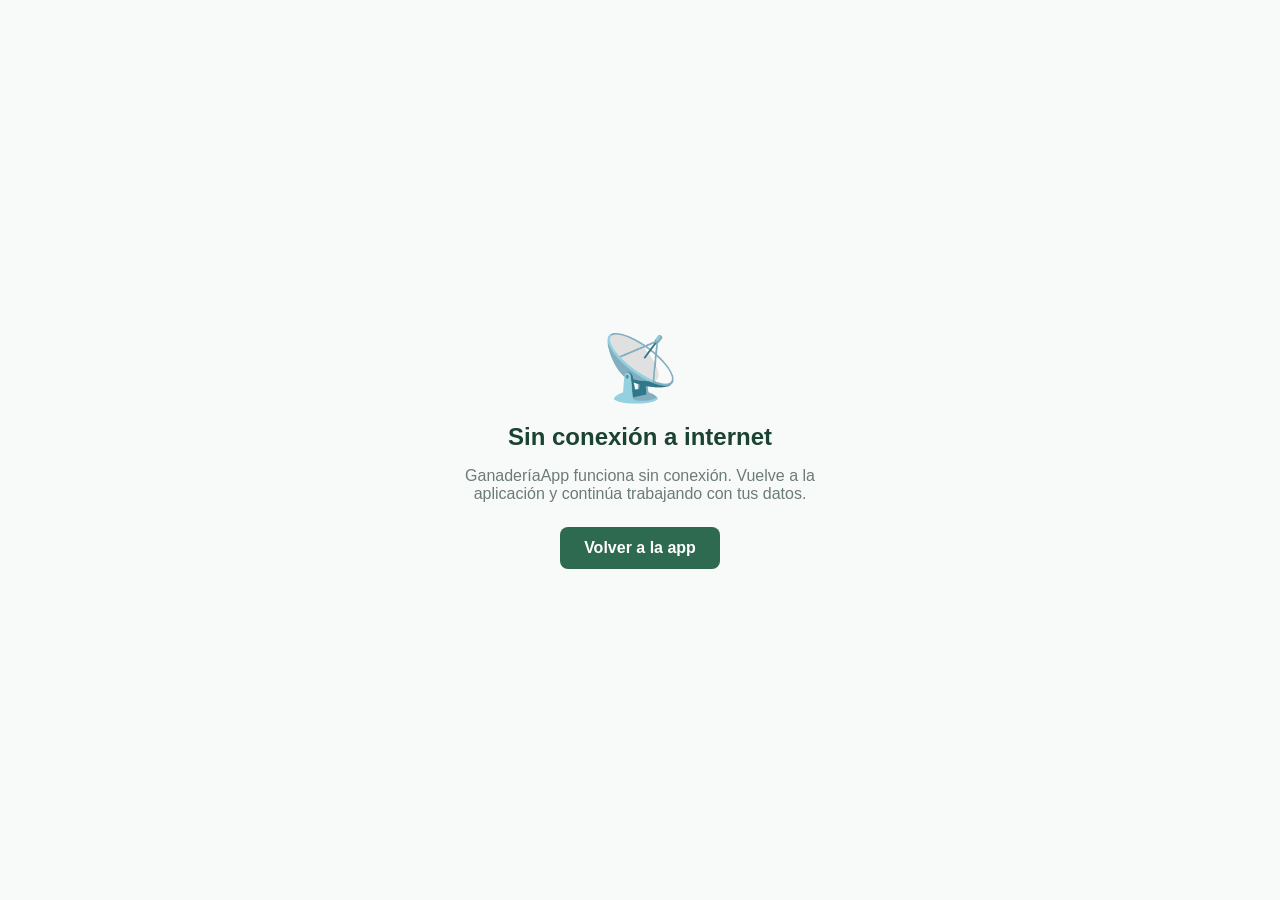
<file: offline.html>
<!DOCTYPE html>
<html lang="es">
<head>
  <meta charset="UTF-8">
  <meta name="viewport" content="width=device-width, initial-scale=1.0">
  <title>Sin conexión — GanaderíaApp</title>
  <style>
    body { font-family: -apple-system, BlinkMacSystemFont, 'Segoe UI', sans-serif; background: #f8faf9; margin: 0; display: flex; align-items: center; justify-content: center; min-height: 100vh; }
    .container { text-align: center; padding: 40px 20px; max-width: 400px; }
    .icon { font-size: 4rem; margin-bottom: 16px; }
    h1 { font-size: 1.5rem; color: #1b4332; margin-bottom: 8px; }
    p { color: #6b7c74; margin-bottom: 24px; }
    a { display: inline-block; background: #2d6a4f; color: white; padding: 12px 24px; border-radius: 8px; text-decoration: none; font-weight: 600; }
    a:hover { background: #1b4332; }
  </style>
</head>
<body>
  <div class="container">
    <div class="icon">📡</div>
    <h1>Sin conexión a internet</h1>
    <p>GanaderíaApp funciona sin conexión. Vuelve a la aplicación y continúa trabajando con tus datos.</p>
    <a href="./index.html">Volver a la app</a>
  </div>
</body>
</html>
</file>
